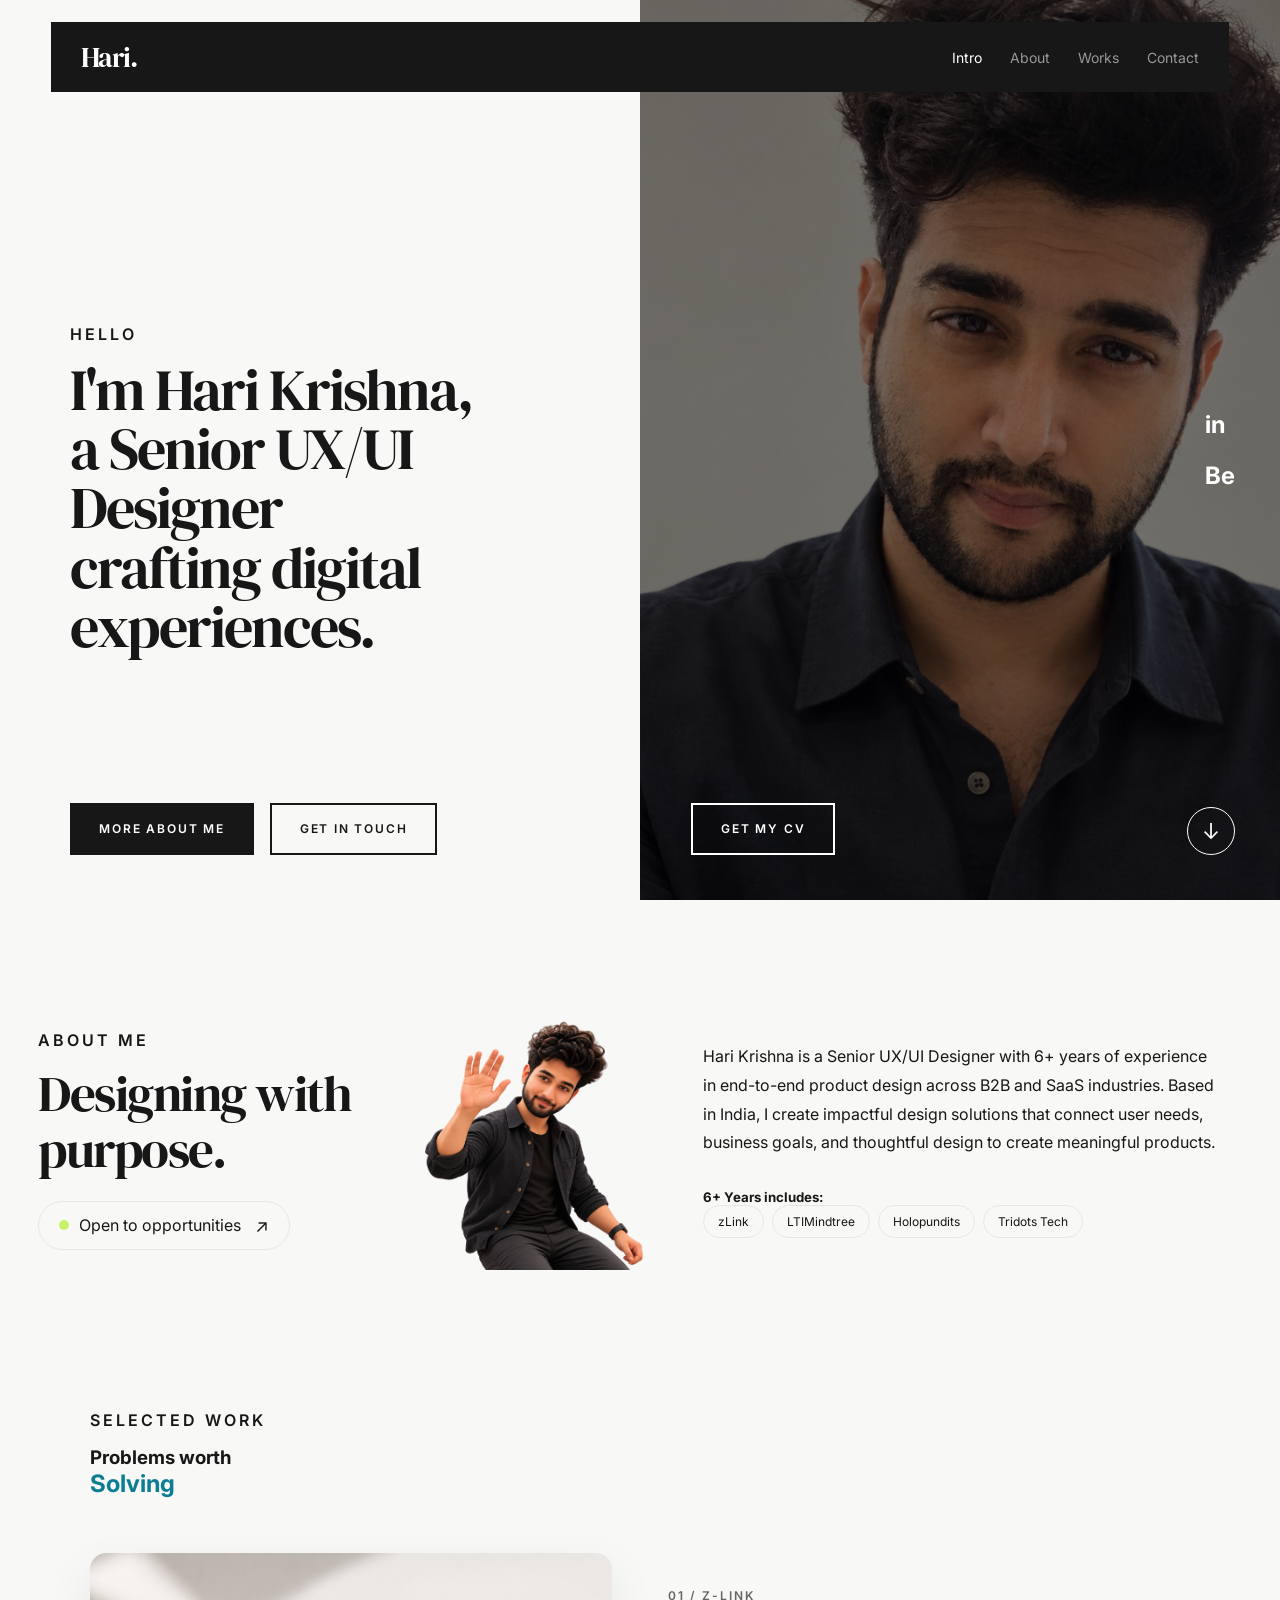
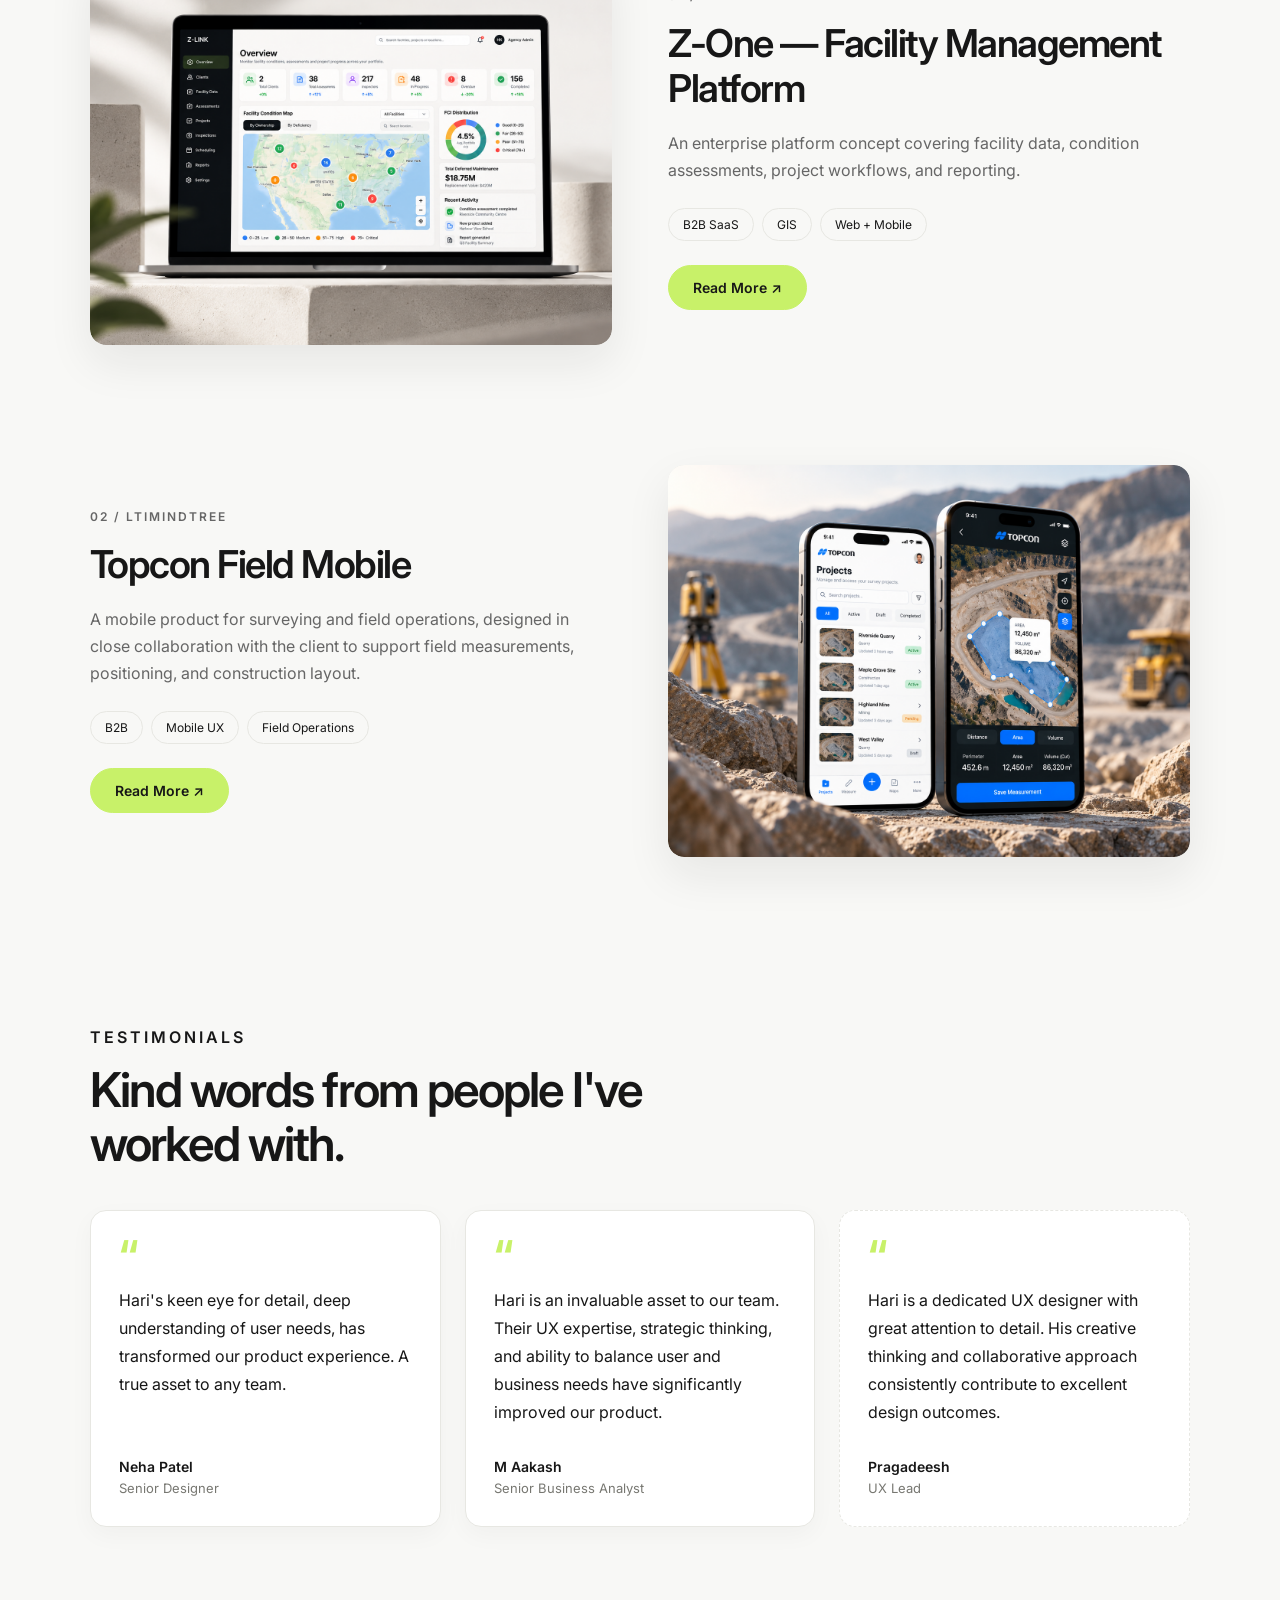
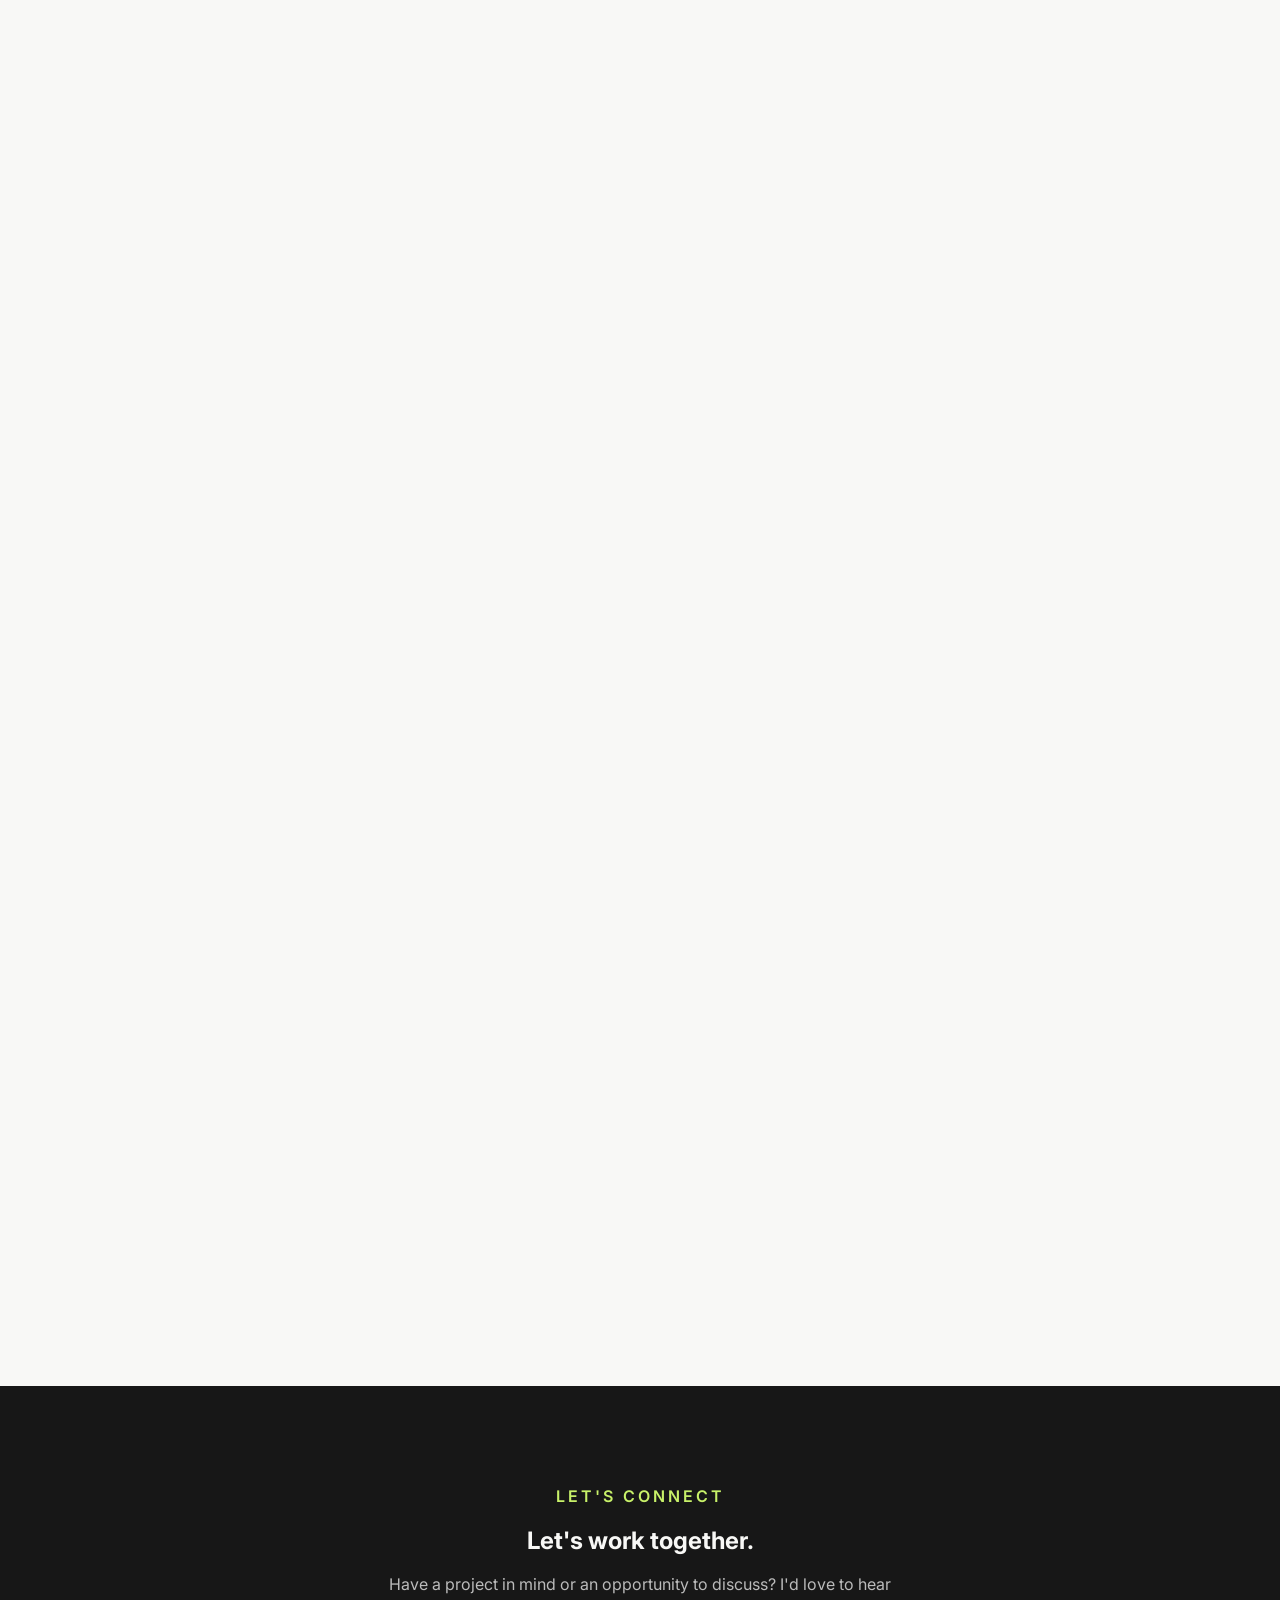
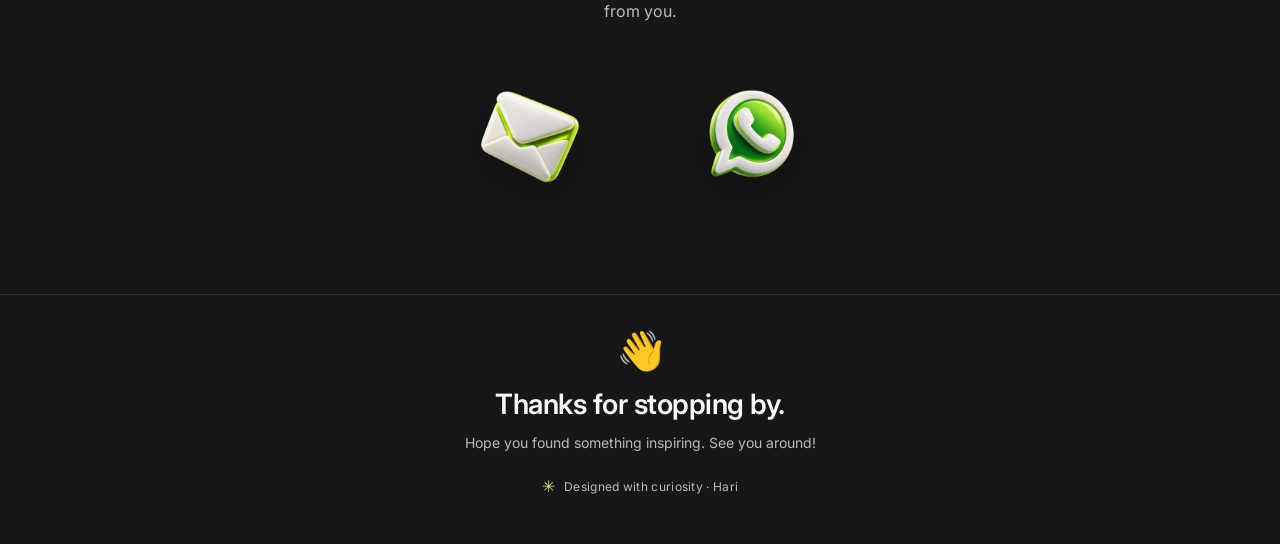
<file: index.html>
<!DOCTYPE html>
<html lang="en">
<head>
  <meta charset="UTF-8">
  <meta name="viewport" content="width=device-width, initial-scale=1.0">
  <meta name="description" content="Hari Krishna — Senior UX/UI Designer crafting thoughtful digital experiences.">
  <title>Hari Krishna | UX/UI Designer</title>
  <link rel="preconnect" href="https://fonts.googleapis.com">
  <link rel="preconnect" href="https://fonts.gstatic.com" crossorigin>
  <link href="https://fonts.googleapis.com/css2?family=DM+Serif+Display&family=Inter:wght@400;500;600;700&display=swap" rel="stylesheet">
  <link rel="stylesheet" href="style.css">
</head>
<body>

  <header class="site-header">
    <a href="#intro" class="logo">Hari.</a>

    <nav class="main-nav" aria-label="Main navigation">
      <a href="#intro" class="active">Intro</a>
      <a href="#about">About</a>
      <a href="#work">Works</a>
      <a href="#contact">Contact</a>
    </nav>
  </header>

  <main>
    <section class="hero" id="intro">

      <div class="hero-content">
        <p class="eyebrow">HELLO</p>

        <h1>
          I'm Hari Krishna,<br>
          a Senior UX/UI Designer<br>
          crafting digital experiences.
        </h1>

        <div class="hero-actions">
          <a href="#about" class="button button-dark">MORE ABOUT ME</a>
          <a href="#contact" class="button button-outline">GET IN TOUCH</a>
        </div>
      </div>

      <div class="hero-visual">
        <img
        src="Images/Hari.png"
          alt="Portrait of Hari Krishna"
          class="hero-image"
        >

   
        <a
          href="documents/Hari-Krishna-Resume.pdf"
          class="button button-light cv-button"
          download="Hari-Krishna-Resume.pdf">
          GET MY CV
        </a>


        <div class="social-links" aria-label="Social links">
            <a
              href="https://www.linkedin.com/in/harikrishna-myprofile"
              target="_blank"
              rel="noopener noreferrer"
              aria-label="LinkedIn"
              title="Visit my LinkedIn"
            >in</a>
          
            <a
              href="https://www.behance.net/hari_the_seeker"
              target="_blank"
              rel="noopener noreferrer"
              aria-label="Behance"
              title="Visit my Behance"
            >Be</a>
          </div>

        <a href="#about" class="scroll-indicator" aria-label="Scroll to About">
          ↓
        </a>
      </div>

    </section>



    <section class="content-section" id="about">
      <div class="about-inner">
    
        <!-- Left: Heading and availability -->
        <div class="about-heading">
          <p class="eyebrow">ABOUT ME</p>
    
          <h2>Designing with purpose.</h2>
    
          <a href="#contact" class="open-to-work-chip">
            <span class="open-to-work-dot"></span>
            <span>Open to opportunities</span>
            <span class="open-to-work-arrow">↗</span>
          </a>
        </div>
    
        <!-- Centre: Portrait and greeting -->
        <div class="about-visual">
          <img
            src="Images/hari-wave.png"
            alt="Hari waving hello"
            class="about-portrait"
          />
        </div>
    
        <!-- Right: About content -->
        <div class="about-content">
          <p class="about-description">
            Hari Krishna is a Senior UX/UI Designer with 6+ years
            of experience in end-to-end product design across B2B
            and SaaS industries. Based in India, I create impactful
            design solutions that connect user needs, business goals,
            and thoughtful design to create meaningful products.
          </p>
    
          <div class="about-experience">
            <h5>6+ Years includes:</h5>
    
            <div class="project-tags">
              <span>zLink</span>
              <span>LTIMindtree</span>
              <span>Holopundits</span>
              <span>Tridots Tech</span>
            </div>
          </div>
        </div>
    
      </div>
    </section>
      

    <section class="content-section work-section" id="work">
      <p class="eyebrow">SELECTED WORK</p>
      <p><h3>Problems worth </h3> <h2>Solving</h2></p>
    
      <article class="project-card">
        <div class="project-image">
          <img
            src="Images/Z-Link Facility Dashboard Mockup.png"
            alt="Reconstructed concept mockup of the Z-One facility management platform"
          >
        </div>
    
        <div class="project-info">
          <p class="project-label">01 / Z-LINK</p>
          <h3>Z-One — Facility Management Platform</h3>
          <p class="project-description">
            An enterprise platform concept covering facility data,
            condition assessments, project workflows, and reporting.
          </p>
    
          <div class="project-tags">
            <span>B2B SaaS</span>
            <span>GIS</span>
            <span>Web + Mobile</span>
          </div>
    

          <a href="z-one-case-study.html" class="case-study-btn">
            Read More ↗
          </a>
        </div>
      </article>

<!-- PROJECT 02: TOPCON -->
<article class="project-card project-card-reverse">

  <div class="project-info">
    <p class="project-label">02 / LTIMINDTREE</p>

    <h3>Topcon Field Mobile</h3>

    <p class="project-description">
      A mobile product for surveying and field operations,
      designed in close collaboration with the client to
      support field measurements, positioning, and construction layout.
    </p>

    <div class="project-tags">
      <span>B2B</span>
      <span>Mobile UX</span>
      <span>Field Operations</span>
    </div>

    <a href="topcon-case-study.html" class="case-study-btn" >
        Read More ↗
      </a>

  </div>

  <div class="project-image">
    <img
      src="Images/Topcon Quarry Measurement App Mockup.png"
      alt="Reconstructed concept mockup of a field surveying mobile app"
      loading="lazy"
    >
  </div>

</article>


<!-- PROJECT 03: AIRPORT TRUCK BAY 
<article class="project-card">

  <div class="project-image">

    <img
      src="Images/airport-truck-bay.png"
      alt="Airport truck bay app showing navigation, delivery confirmation, and OTP verification"
      loading="lazy"
    >

  </div>

  <div class="project-info">
    <p class="project-label">03 / AIRPORT OPERATIONS</p>

    <h3>Airport Truck Bay Management App</h3>

    <p class="project-description">
      Streamlining airport truck bay allocation and operations
      through a mobile experience designed to help reduce delays,
      improve coordination, and make bay availability easier to manage.
    </p>

    <div class="project-tags">
      <span>Mobile UX</span>
      <span>Operations</span>
      <span>Workflow Design</span>
    </div>

    <a href="airport-truck-bay-case-study.html" class="case-study-btn">
        Read More ↗
    </a>
  </div>

</article>-->

    </section>

    <!-- TESTIMONIALS SECTION -->
<section class="testimonials-section" id="testimonials">
  <div class="testimonials-inner">

    <p class="eyebrow">TESTIMONIALS</p>
    <h2>Kind words from people I've worked with.</h2>

    <div class="testimonials-grid">

      <!-- Testimonial 1 -->
      <article class="testimonial-card">
        <span class="testimonial-quote" aria-hidden="true">“</span>

        <p class="testimonial-text">
          Hari's keen eye for detail, deep understanding of user needs,
          has transformed our product experience. A true asset to any team.
        </p>

        <div class="testimonial-author">
          <div>
            <h3>Neha Patel</h3>
            <p>Senior Designer</p>
          </div>
        </div>
      </article>

      <!-- Testimonial 2 -->
      <article class="testimonial-card">
        <span class="testimonial-quote" aria-hidden="true">“</span>

        <p class="testimonial-text">
          Hari is an invaluable asset to our team. Their UX expertise,
          strategic thinking, and ability to balance user and business
          needs have significantly improved our product.
        </p>

        <div class="testimonial-author">
          <div>
            <h3>M Aakash</h3>
            <p>Senior Business Analyst</p>
          </div>
        </div>
      </article>

      <!-- Testimonial 3: Add your third testimonial here -->
      <article class="testimonial-card testimonial-placeholder">
        <span class="testimonial-quote" aria-hidden="true">“</span>
        <p class="testimonial-text">
          Hari is a dedicated UX designer with great attention to detail. 
          His creative thinking and collaborative approach consistently contribute 
          to excellent design outcomes.
        </p>
        <div class="testimonial-author">
          <div>
            <h3>Pragadeesh</h3>
            <p>UX Lead</p>
        </div>
      </article>

    </div>
  </div>
</section>


<!-- AFTER WORK SECTION 
<section class="after-work-section" id="after-work">
  <div class="after-work-reveal">
    <div class="after-work-content">
      <p class="eyebrow">AFTER WORK</p>

      <h2>Beyond pixels and prototypes.</h2>

      <p class="after-work-description">
        A little glimpse into what I enjoy beyond designing digital
        experiences.
      </p>
    </div>
  </div>
</section>
-->

<!-- AFTER WORK SECTION -->
<section class="after-work-section" id="after-work">
  <div class="after-work-reveal">
    <div class="after-work-content">

      <p class="eyebrow">BEYOND PIXELS AND PROTOTYPES</p>

      <h2>Curiosity doesn't clock out.</h2>

      <p class="after-work-description">
        The experiences that keep me exploring, creating,
        learning, and connecting.
      </p>

      <div class="after-work-grid">

        <article class="after-work-card">
          <div class="after-work-card-visual">
            <img
              src="Images/after-work-riding.jpg"
              alt="Motorcycle riding and exploring new places"
              loading="lazy"
            >
          </div>
          <div class="after-work-card-info">
            <h3>Explore</h3>
            <p>Riding · Travel · Photography</p>
          </div>
        </article>

        <article class="after-work-card">
          <div class="after-work-card-visual">
            <img
              src="Images/after-work-create.jpg"
              alt="Sketching and creative exploration"
              loading="lazy"
            >

          </div>
          <div class="after-work-card-info">
            <h3>Create</h3>
            <p>Sketching · Dancing</p>
          </div>
        </article>

        <article class="after-work-card">
          <div class="after-work-card-visual">
            <img
              src="Images/after-work-rescue.jpg"
              alt="Helping animals through rescue and volunteering"
              loading="lazy"
            >

          </div>
          <div class="after-work-card-info">
            <h3>Give back</h3>
            <p>Animal Rescue · Volunteering</p>
          </div>
        </article>

        <article class="after-work-card">
          <div class="after-work-card-visual">
            <img
              src="Images/after-work-community.jpg"
              alt="Designers learning and connecting at a meetup"
              loading="lazy"
            >

          </div>
          <div class="after-work-card-info">
            <h3>Keep learning</h3>
            <p>Design Meetups · Upskilling</p>
          </div>
        </article>

      </div>

      <p class="after-work-closing">
        Different experiences. One curious mind. <span>↗</span>
      </p>

    </div>
  </div>
</section>


<section class="content-section contact-section" id="contact">
  <p class="eyebrow">LET'S CONNECT</p>
  <h2>Let's work together.</h2>
  <p class="contact-description">
    Have a project in mind or an opportunity to discuss?
    I'd love to hear from you.
  </p>

  <div class="contact-icons">
    <a
      href="mailto:uxbeing95@gmail.com"
      class="contact-icon contact-icon-email"
      aria-label="Email me"
      title="Email me"
    >
      <img src="Images/icon-email-3d.png" alt="" />
    </a>

    <a
      href="https://wa.me/919500354209"
      class="contact-icon contact-icon-whatsapp"
      target="_blank"
      rel="noopener noreferrer"
      aria-label="Message me on WhatsApp"
      title="WhatsApp me"
    >
      <img src="Images/icon-whatsapp-3d.png" alt="" />
    </a>
  </div>
</section>


<!-- THANK YOU FOOTER -->
<footer class="thank-you-footer">
  <div class="thank-you-gesture" aria-hidden="true">👋</div>

  <p class="thank-you-title">Thanks for stopping by.</p>

  <p class="thank-you-description">
    Hope you found something inspiring. See you around!
  </p>

  <div class="thank-you-signature">
    <span class="thank-you-sparkle">✳</span>
    <span>Designed with curiosity · Hari</span>
  </div>
</footer>
  </main>

  <script src="script.js"></script>
</body>
</html>
</file>
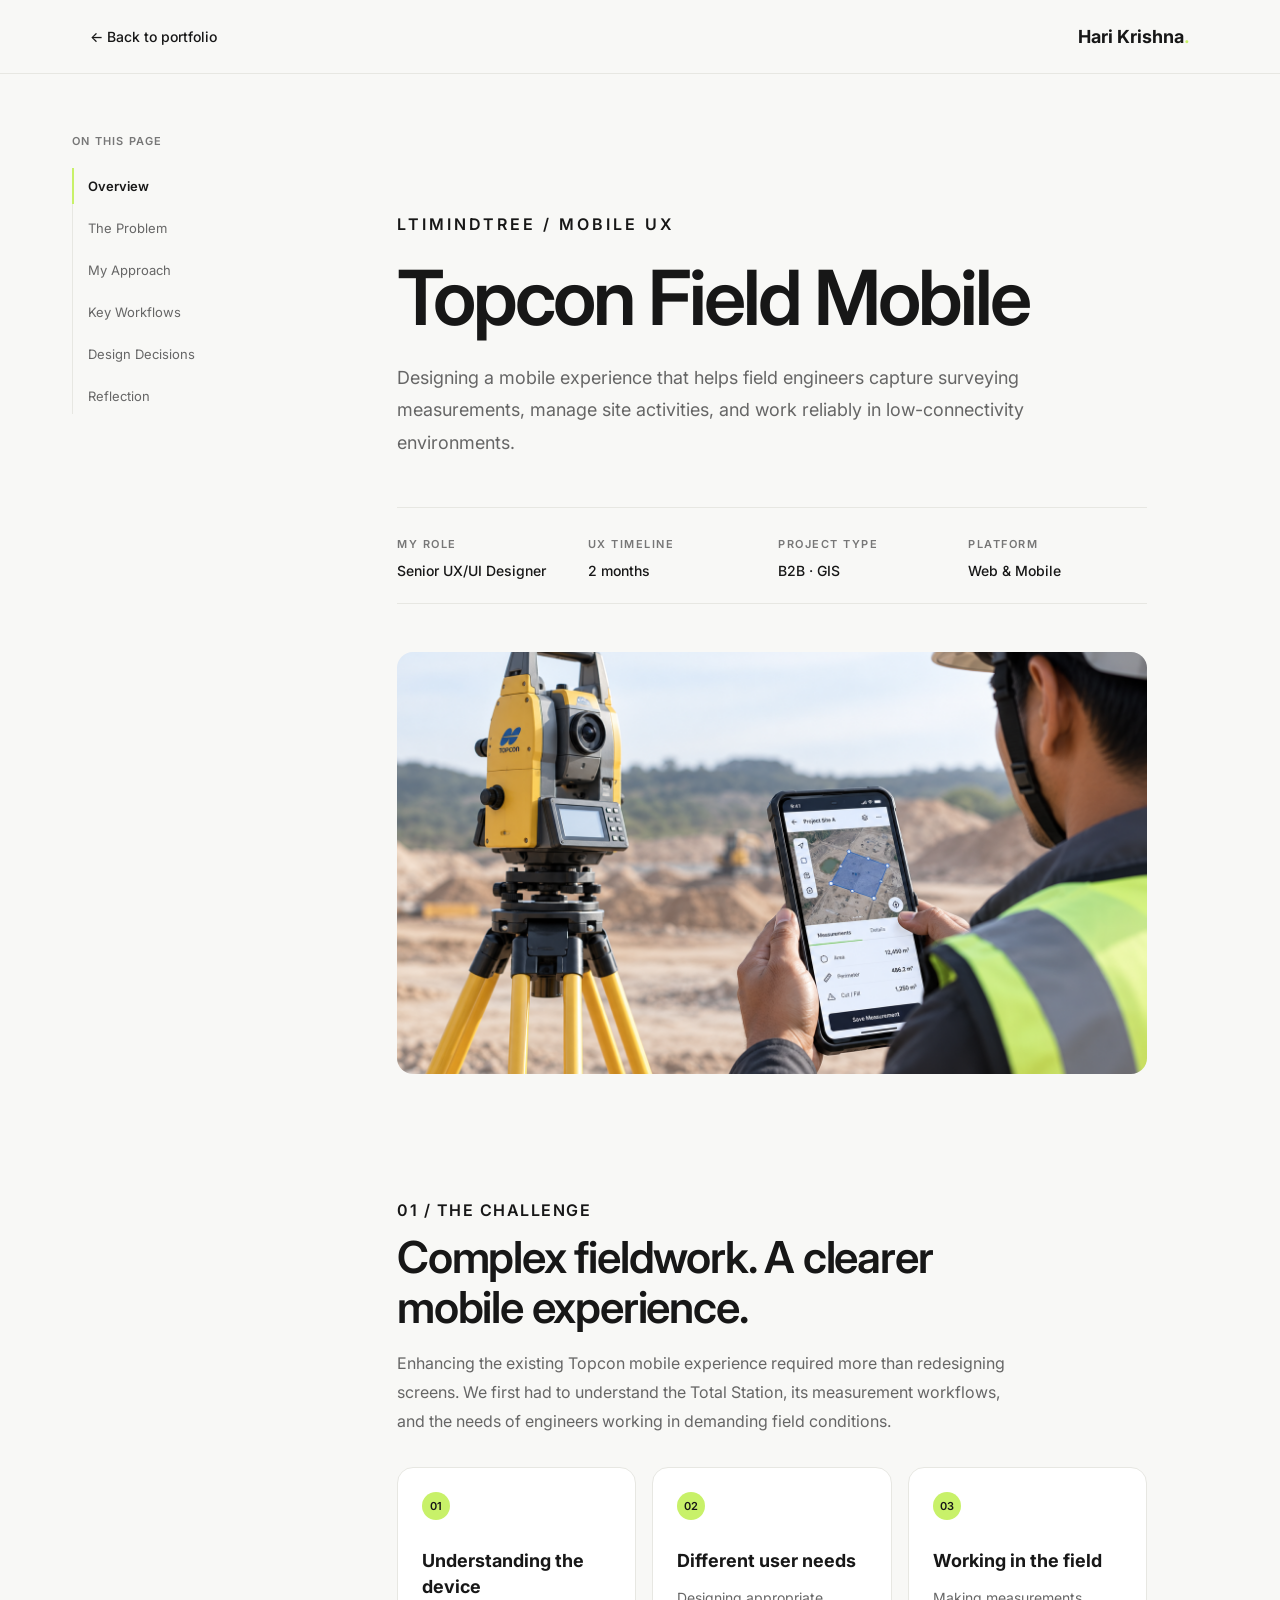
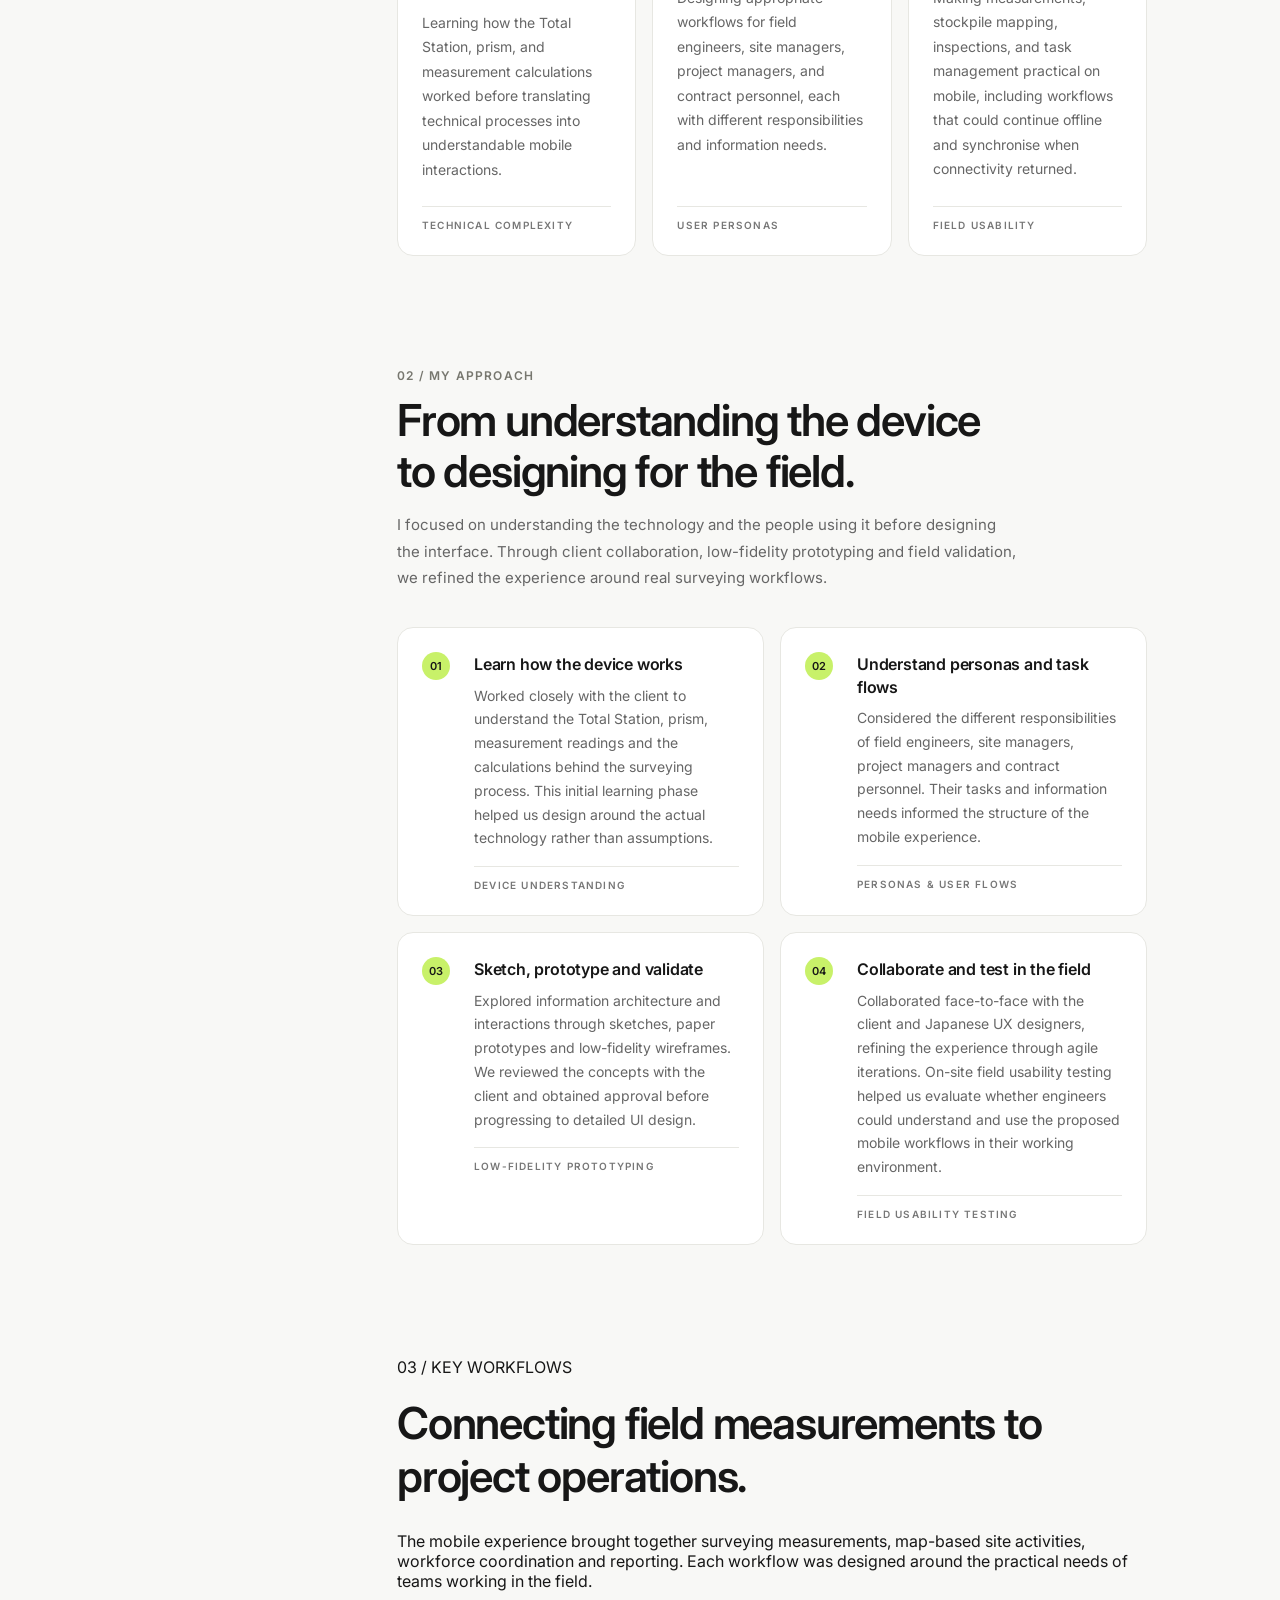
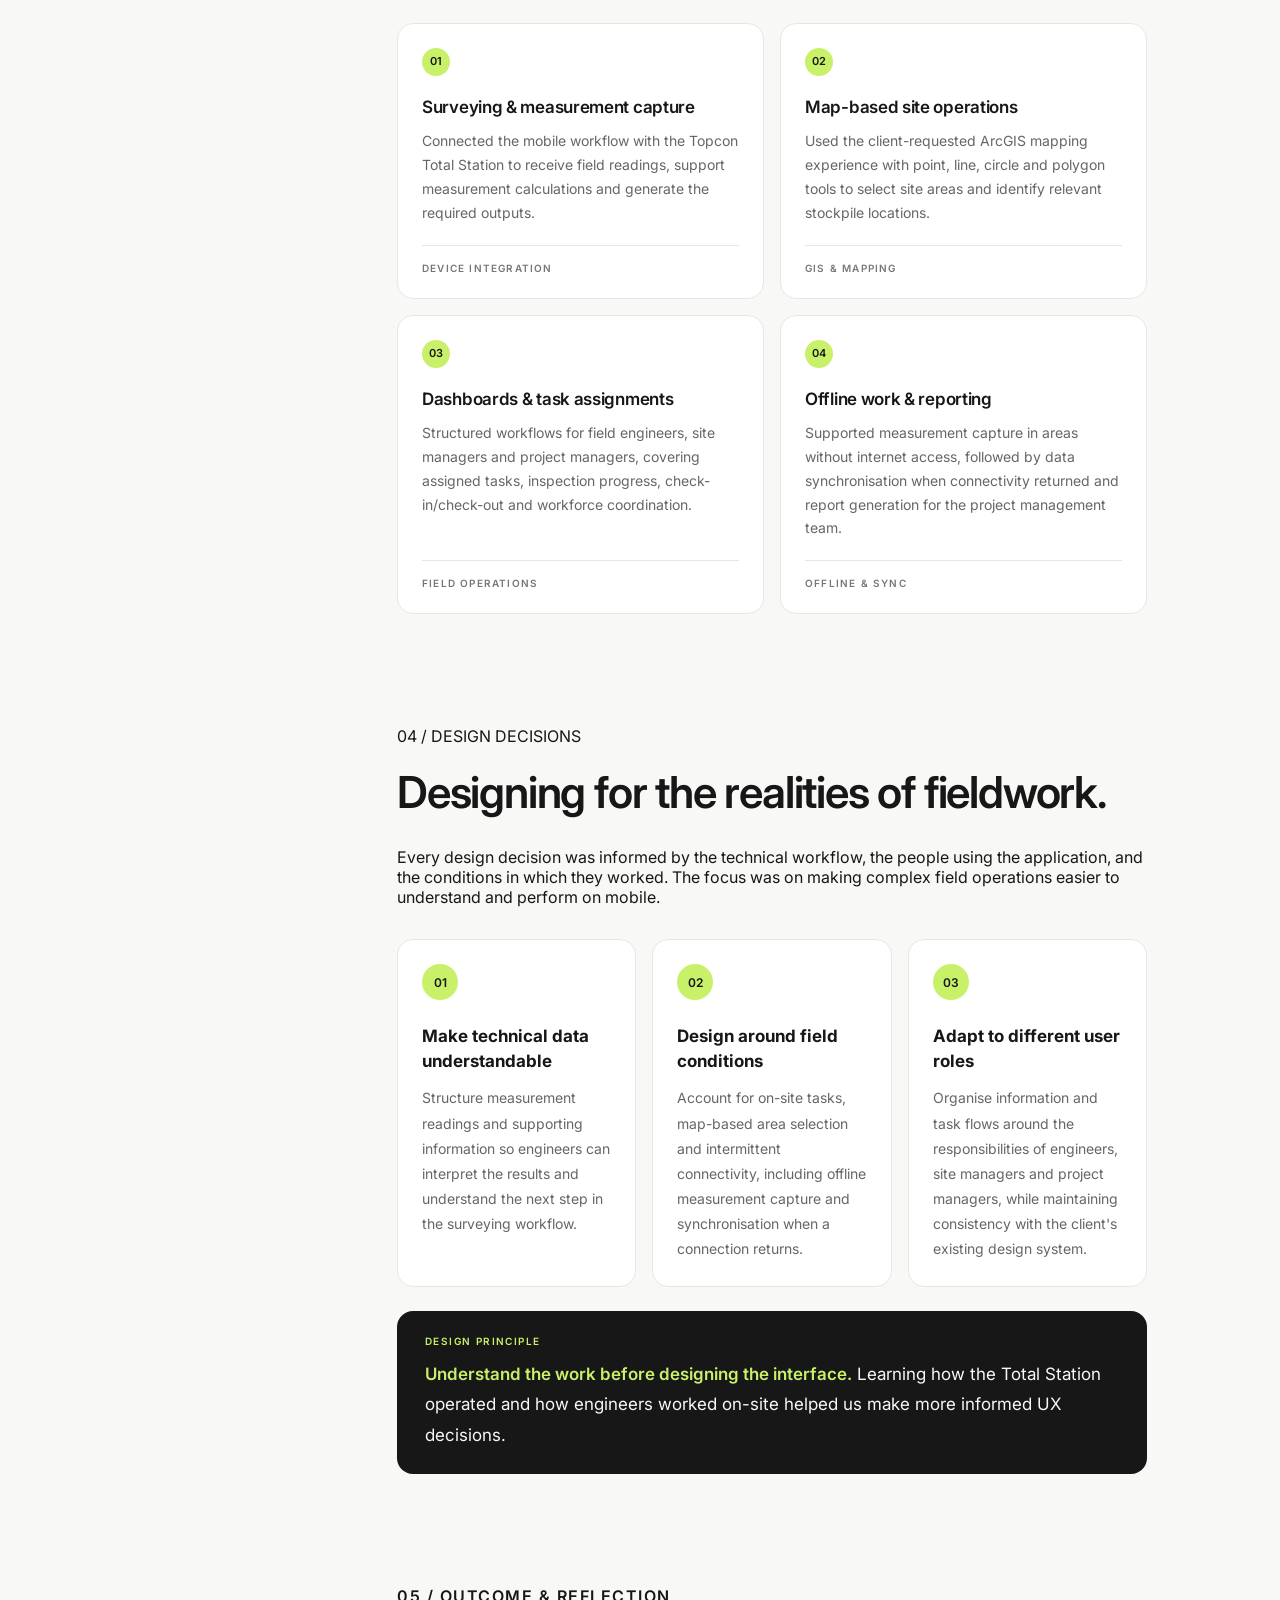
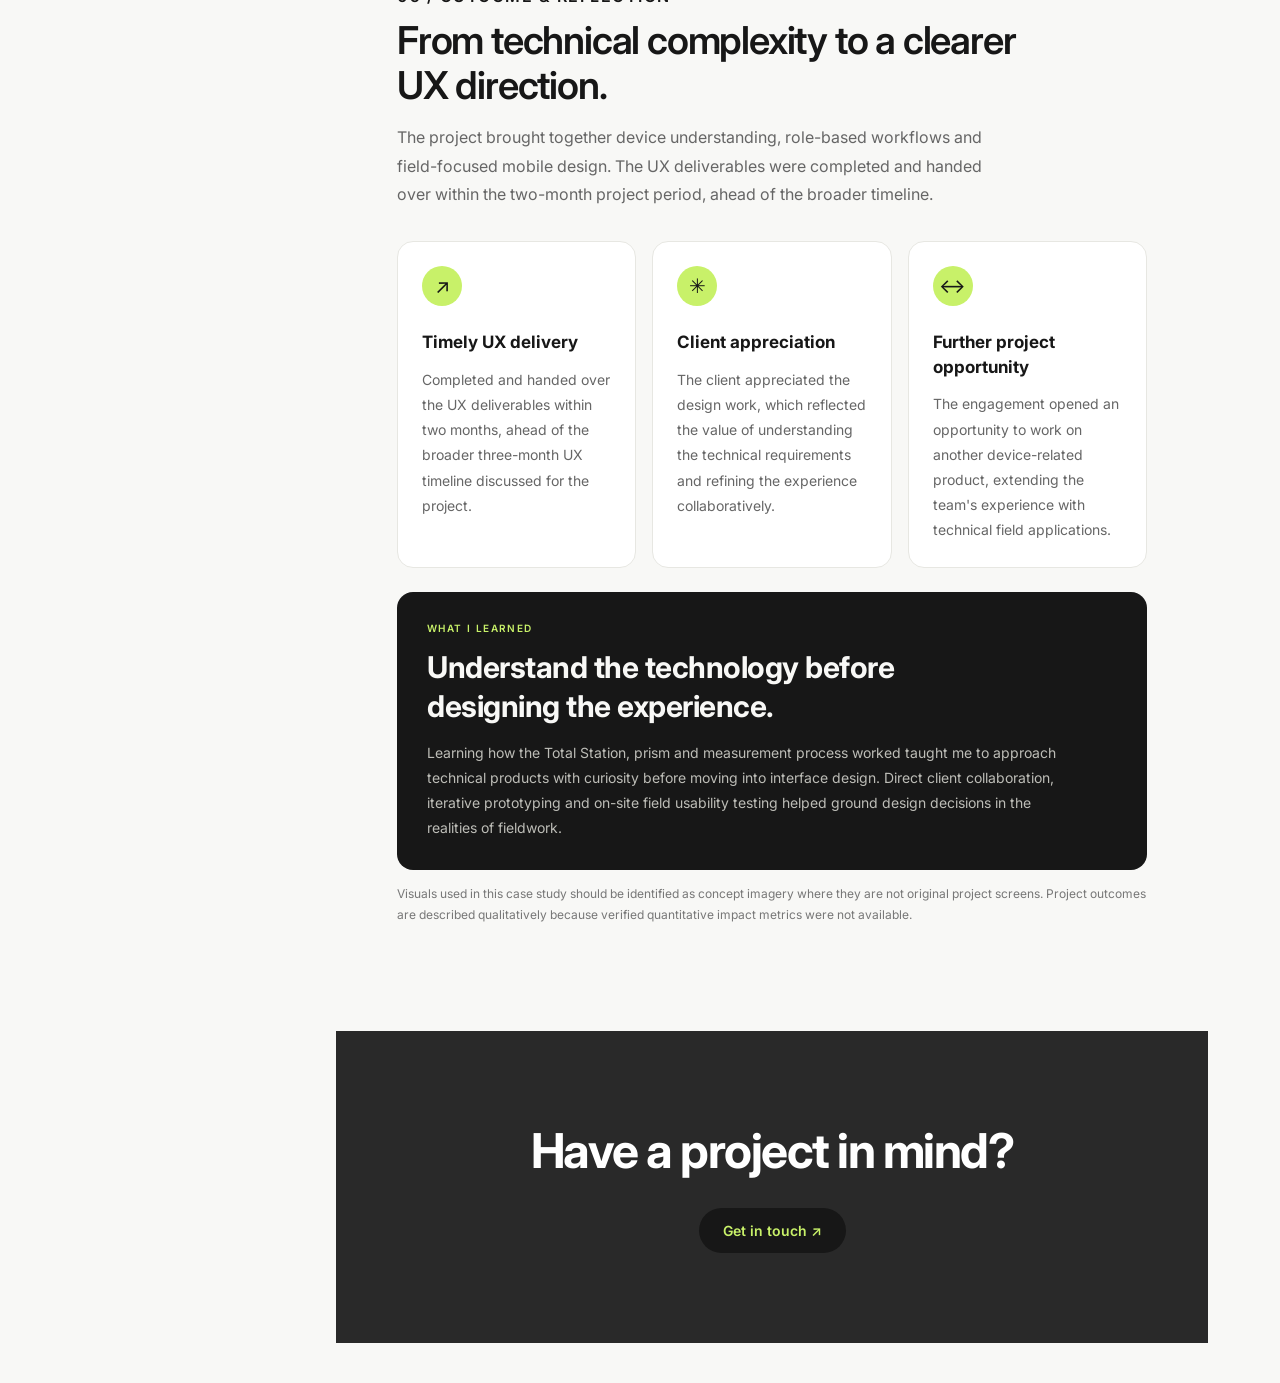
<file: topcon-case-study.html>
<!DOCTYPE html>
<html lang="en">
<head>
  <meta charset="UTF-8">
  <meta name="viewport" content="width=device-width, initial-scale=1.0">

  <title>Topcon Field Mobile — UX Case Study | Hari Krishna</title>
  <meta name="description" content="A UX/UI design case study exploring mobile experience design for Topcon Field Mobile.">

  <link rel="preconnect" href="https://fonts.googleapis.com">
  <link rel="preconnect" href="https://fonts.gstatic.com" crossorigin>
  <link href="https://fonts.googleapis.com/css2?family=Inter:wght@400;500;600;700&display=swap" rel="stylesheet">

  <link rel="stylesheet" href="style.css">
</head>

<body class="case-study-page">

  <header class="case-study-header">
    <a href="index.html" class="case-study-back">← Back to portfolio</a>
    <a href="index.html" class="case-study-brand">Hari Krishna<span>.</span></a>
  </header>

  <div class="case-study-layout">

    <aside class="case-study-sidebar">
      <p class="case-study-sidebar-title">ON THIS PAGE</p>

      <nav class="case-study-toc" aria-label="Case study sections">
        <a href="#overview" class="toc-link active">Overview</a>
        <a href="#challenge" class="toc-link">The Problem</a>
        <a href="#approach" class="toc-link">My Approach</a>
        <a href="#workflows" class="toc-link">Key Workflows</a>
        <a href="#design-decisions" class="toc-link">Design Decisions</a>
        <a href="#outcome" class="toc-link">Reflection</a>
      </nav>
    </aside>

    <main class="case-study-content">

      <!-- HERO -->
      <section class="case-study-hero" id="overview">
        <p class="eyebrow">LTIMINDTREE / MOBILE UX</p>


        <h1>Topcon Field Mobile</h1>

        <p class="case-study-intro">
          Designing a mobile experience that helps field engineers
          capture surveying measurements, manage site activities,
          and work reliably in low-connectivity environments.
        </p>
        


        <div class="case-study-meta">
            <div>
              <span>MY ROLE</span>
              <p>Senior UX/UI Designer</p>
            </div>
          
            <div>
              <span>UX TIMELINE</span>
              <p>2 months</p>
            </div>
          
            <div>
              <span>PROJECT TYPE</span>
              <p>B2B · GIS</p>
            </div>

            <div>
                <span>PLATFORM</span>
                <p>Web & Mobile</p>
            </div>
          </div>
          

        <figure class="case-study-hero-image">
          <img
            src="Images/topcon-field-hero.png"
            alt="Concept visual representing a mobile field application"
          >
          <figcaption>
            Concept visual for portfolio presentation, not a verified product screenshot.
          </figcaption>
        </figure>
      </section>


<!-- 01 / THE CHALLENGE -->
<section class="case-study-section problem-section" id="challenge">
    <div class="section-heading">
      <p class="section-eyebrow">01 / THE CHALLENGE</p>
      <h2>Complex fieldwork. A clearer mobile experience.</h2>
      <p class="section-intro">
        Enhancing the existing Topcon mobile experience required more than
        redesigning screens. We first had to understand the Total Station,
        its measurement workflows, and the needs of engineers working
        in demanding field conditions.
      </p>
    </div>
  
    <div class="problem-grid">
      <article class="problem-card">
        <span class="problem-number">01</span>
        <h3>Understanding the device</h3>
        <p>
          Learning how the Total Station, prism, and measurement calculations
          worked before translating technical processes into understandable
          mobile interactions.
        </p>
        <span class="problem-tag">TECHNICAL COMPLEXITY</span>
      </article>
  
      <article class="problem-card">
        <span class="problem-number">02</span>
        <h3>Different user needs</h3>
        <p>
          Designing appropriate workflows for field engineers, site managers,
          project managers, and contract personnel, each with different
          responsibilities and information needs.
        </p>
        <span class="problem-tag">USER PERSONAS</span>
      </article>
  
      <article class="problem-card">
        <span class="problem-number">03</span>
        <h3>Working in the field</h3>
        <p>
          Making measurements, stockpile mapping, inspections, and task
          management practical on mobile, including workflows that could
          continue offline and synchronise when connectivity returned.
        </p>
        <span class="problem-tag">FIELD USABILITY</span>
      </article>
    </div>
  </section>
  

<!-- 02 / MY APPROACH -->
<section class="case-study-section" id="approach">
    <div class="section-heading">
      <p class="section-eyebrow">02 / MY APPROACH</p>
      <h2>From understanding the device to designing for the field.</h2>
      <p class="section-intro">
        I focused on understanding the technology and the people using it
        before designing the interface. Through client collaboration,
        low-fidelity prototyping and field validation, we refined the
        experience around real surveying workflows.
      </p>
    </div>
  
    <div class="approach-timeline">
      <article class="approach-step">
        <span class="approach-number">01</span>
        <div>
          <h3>Learn how the device works</h3>
          <p>
            Worked closely with the client to understand the Total Station,
            prism, measurement readings and the calculations behind the
            surveying process. This initial learning phase helped us design
            around the actual technology rather than assumptions.
          </p>
          <span class="problem-tag">DEVICE UNDERSTANDING</span>
        </div>
      </article>
  
      <article class="approach-step">
        <span class="approach-number">02</span>
        <div>
          <h3>Understand personas and task flows</h3>
          <p>
            Considered the different responsibilities of field engineers,
            site managers, project managers and contract personnel.
            Their tasks and information needs informed the structure of
            the mobile experience.
          </p>
          <span class="problem-tag">PERSONAS & USER FLOWS</span>
        </div>
      </article>
  
      <article class="approach-step">
        <span class="approach-number">03</span>
        <div>
          <h3>Sketch, prototype and validate</h3>
          <p>
            Explored information architecture and interactions through
            sketches, paper prototypes and low-fidelity wireframes.
            We reviewed the concepts with the client and obtained
            approval before progressing to detailed UI design.
          </p>
          <span class="problem-tag">LOW-FIDELITY PROTOTYPING</span>
        </div>
      </article>
  
      <article class="approach-step">
        <span class="approach-number">04</span>
        <div>
          <h3>Collaborate and test in the field</h3>
          <p>
            Collaborated face-to-face with the client and Japanese UX
            designers, refining the experience through agile iterations.
            On-site field usability testing helped us evaluate whether
            engineers could understand and use the proposed mobile
            workflows in their working environment.
          </p>
          <span class="problem-tag">FIELD USABILITY TESTING</span>
        </div>
      </article>
    </div>
  </section>
  


<!-- 03 / KEY WORKFLOWS -->
<section class="case-study-section" id="workflows">
  <div class="section-heading">
    <p class="section-eyebrow">03 / KEY WORKFLOWS</p>
    <h2>Connecting field measurements to project operations.</h2>
    <p class="section-intro">
      The mobile experience brought together surveying measurements,
      map-based site activities, workforce coordination and reporting.
      Each workflow was designed around the practical needs of teams
      working in the field.
    </p>
  </div>

  <div class="module-grid">
    <article class="module-card">
      <span class="module-number">01</span>
      <h3>Surveying & measurement capture</h3>
      <p>
        Connected the mobile workflow with the Topcon Total Station
        to receive field readings, support measurement calculations
        and generate the required outputs.
      </p>
      <span class="problem-tag">DEVICE INTEGRATION</span>
    </article>

    <article class="module-card">
      <span class="module-number">02</span>
      <h3>Map-based site operations</h3>
      <p>
        Used the client-requested ArcGIS mapping experience with point,
        line, circle and polygon tools to select site areas and identify
        relevant stockpile locations.
      </p>
      <span class="problem-tag">GIS & MAPPING</span>
    </article>

    <article class="module-card">
      <span class="module-number">03</span>
      <h3>Dashboards & task assignments</h3>
      <p>
        Structured workflows for field engineers, site managers and
        project managers, covering assigned tasks, inspection progress,
        check-in/check-out and workforce coordination.
      </p>
      <span class="problem-tag">FIELD OPERATIONS</span>
    </article>

    <article class="module-card">
      <span class="module-number">04</span>
      <h3>Offline work & reporting</h3>
      <p>
        Supported measurement capture in areas without internet access,
        followed by data synchronisation when connectivity returned
        and report generation for the project management team.
      </p>
      <span class="problem-tag">OFFLINE & SYNC</span>
    </article>
  </div>
</section>



<!-- 04 / DESIGN DECISIONS -->
<section class="case-study-section" id="design-decisions">
  <div class="section-heading">
    <p class="section-eyebrow">04 / DESIGN DECISIONS</p>
    <h2>Designing for the realities of fieldwork.</h2>
    <p class="section-intro">
      Every design decision was informed by the technical workflow,
      the people using the application, and the conditions in which
      they worked. The focus was on making complex field operations
      easier to understand and perform on mobile.
    </p>
  </div>

  <div class="design-system-grid">
    <article class="design-system-card">
      <span class="design-system-number">01</span>
      <h3>Make technical data understandable</h3>
      <p>
        Structure measurement readings and supporting information
        so engineers can interpret the results and understand the
        next step in the surveying workflow.
      </p>
    </article>

    <article class="design-system-card">
      <span class="design-system-number">02</span>
      <h3>Design around field conditions</h3>
      <p>
        Account for on-site tasks, map-based area selection and
        intermittent connectivity, including offline measurement
        capture and synchronisation when a connection returns.
      </p>
    </article>

    <article class="design-system-card">
      <span class="design-system-number">03</span>
      <h3>Adapt to different user roles</h3>
      <p>
        Organise information and task flows around the responsibilities
        of engineers, site managers and project managers, while
        maintaining consistency with the client's existing design system.
      </p>
    </article>
  </div>

  <div class="design-system-takeaway">
    <span class="takeaway-label">DESIGN PRINCIPLE</span>
    <p>
      <strong>Understand the work before designing the interface.</strong>
      Learning how the Total Station operated and how engineers
      worked on-site helped us make more informed UX decisions.
    </p>
  </div>
</section>



<!-- 05 / OUTCOME & REFLECTION -->
<section class="case-study-section impact-section" id="outcome">
  <div class="section-heading">
    <p class="section-eyebrow">05 / OUTCOME & REFLECTION</p>
    <h2>From technical complexity to a clearer UX direction.</h2>
    <p class="section-intro">
      The project brought together device understanding, role-based
      workflows and field-focused mobile design. The UX deliverables
      were completed and handed over within the two-month project
      period, ahead of the broader timeline.
    </p>
  </div>

  <div class="impact-grid">
    <article class="impact-card">
      <span class="impact-symbol">↗</span>
      <h3>Timely UX delivery</h3>
      <p>
        Completed and handed over the UX deliverables within two months,
        ahead of the broader three-month UX timeline discussed for
        the project.
      </p>
    </article>

    <article class="impact-card">
      <span class="impact-symbol">✳</span>
      <h3>Client appreciation</h3>
      <p>
        The client appreciated the design work, which reflected the
        value of understanding the technical requirements and refining
        the experience collaboratively.
      </p>
    </article>

    <article class="impact-card">
      <span class="impact-symbol">↔</span>
      <h3>Further project opportunity</h3>
      <p>
        The engagement opened an opportunity to work on another
        device-related product, extending the team's experience
        with technical field applications.
      </p>
    </article>
  </div>

  <div class="impact-reflection">
    <p class="reflection-label">WHAT I LEARNED</p>
    <h3>Understand the technology before designing the experience.</h3>
    <p>
      Learning how the Total Station, prism and measurement process
      worked taught me to approach technical products with curiosity
      before moving into interface design. Direct client collaboration,
      iterative prototyping and on-site field usability testing helped
      ground design decisions in the realities of fieldwork.
    </p>
  </div>

  <p class="concept-disclaimer">
    Visuals used in this case study should be identified as concept
    imagery where they are not original project screens. Project
    outcomes are described qualitatively because verified quantitative
    impact metrics were not available.
  </p>
</section>


      <!-- FOOTER -->
      <section class="case-study-footer">
        <h2>Have a project in mind?</h2>
        <a href="index.html#contact" class="case-study-cta">
          Get in touch ↗
        </a>
      </section>

    </main>
  </div>

  <script src="script.js"></script>
</body>
</html>
</file>
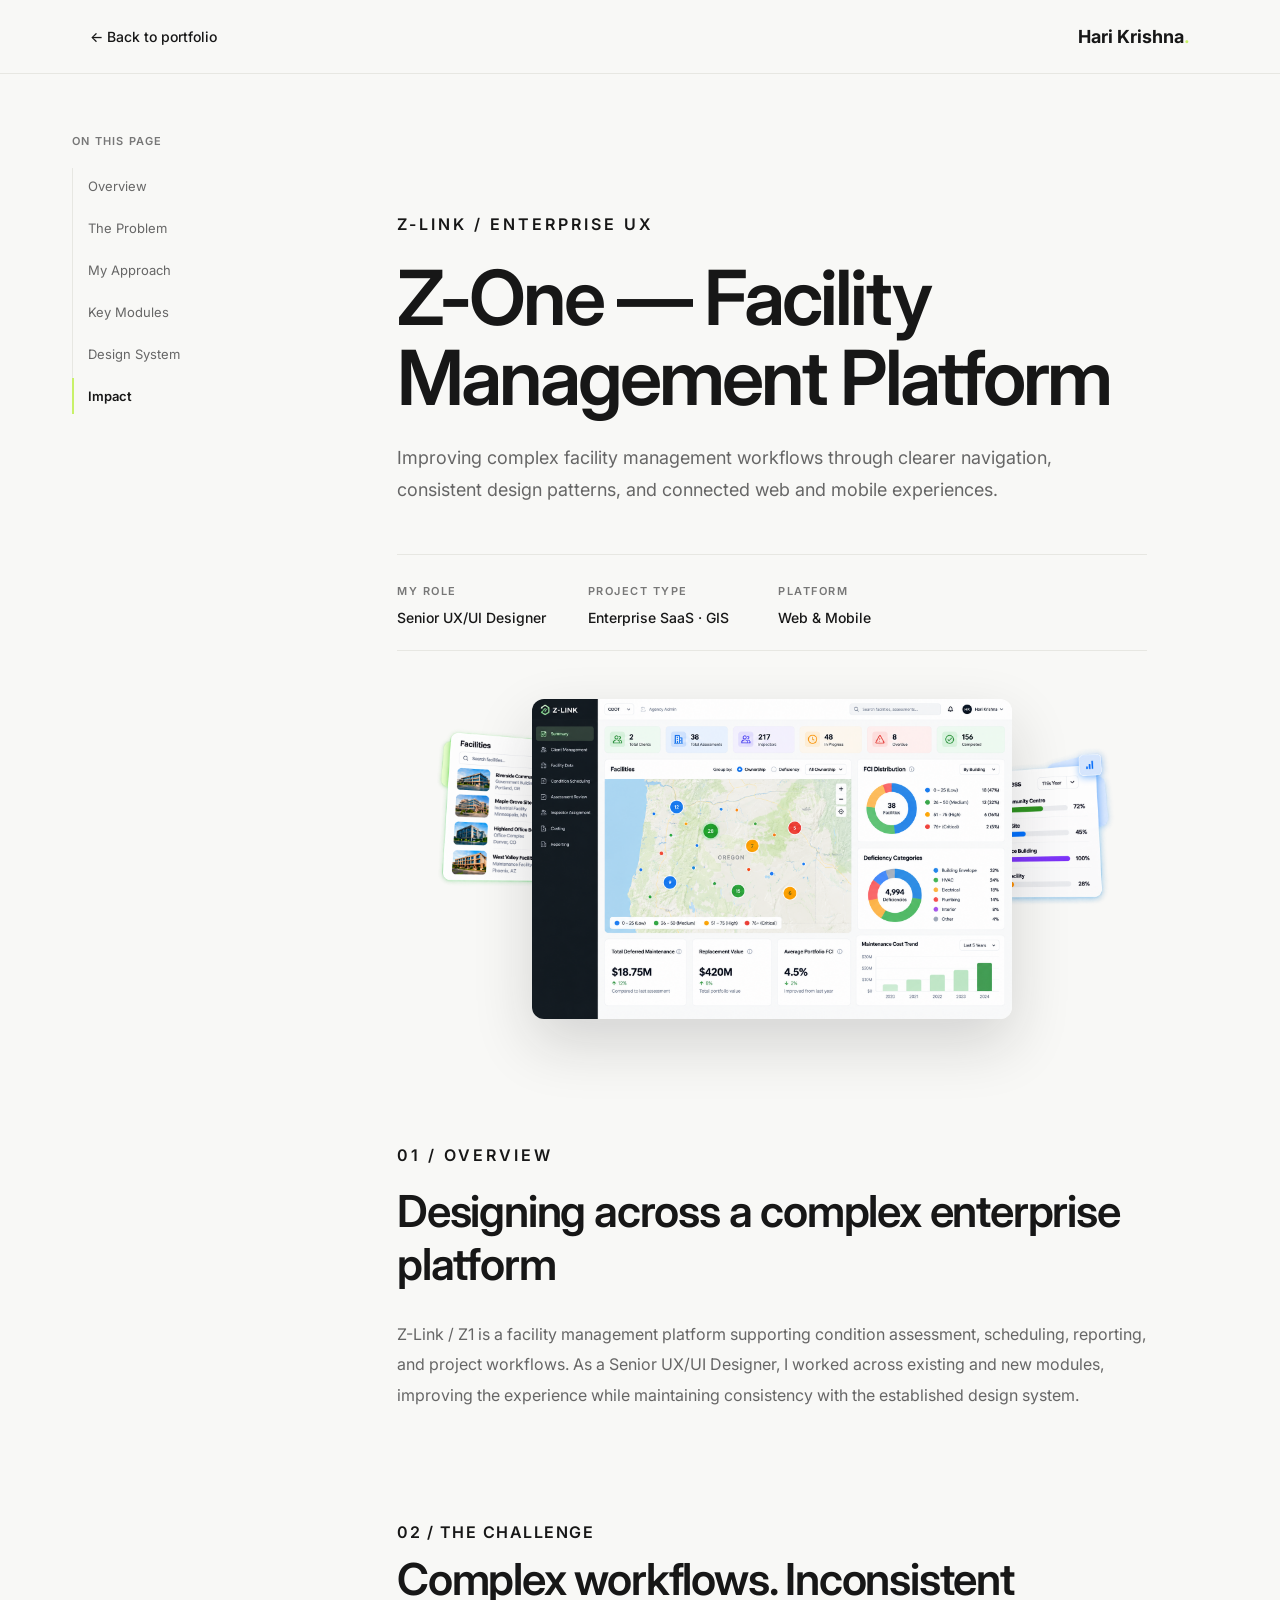
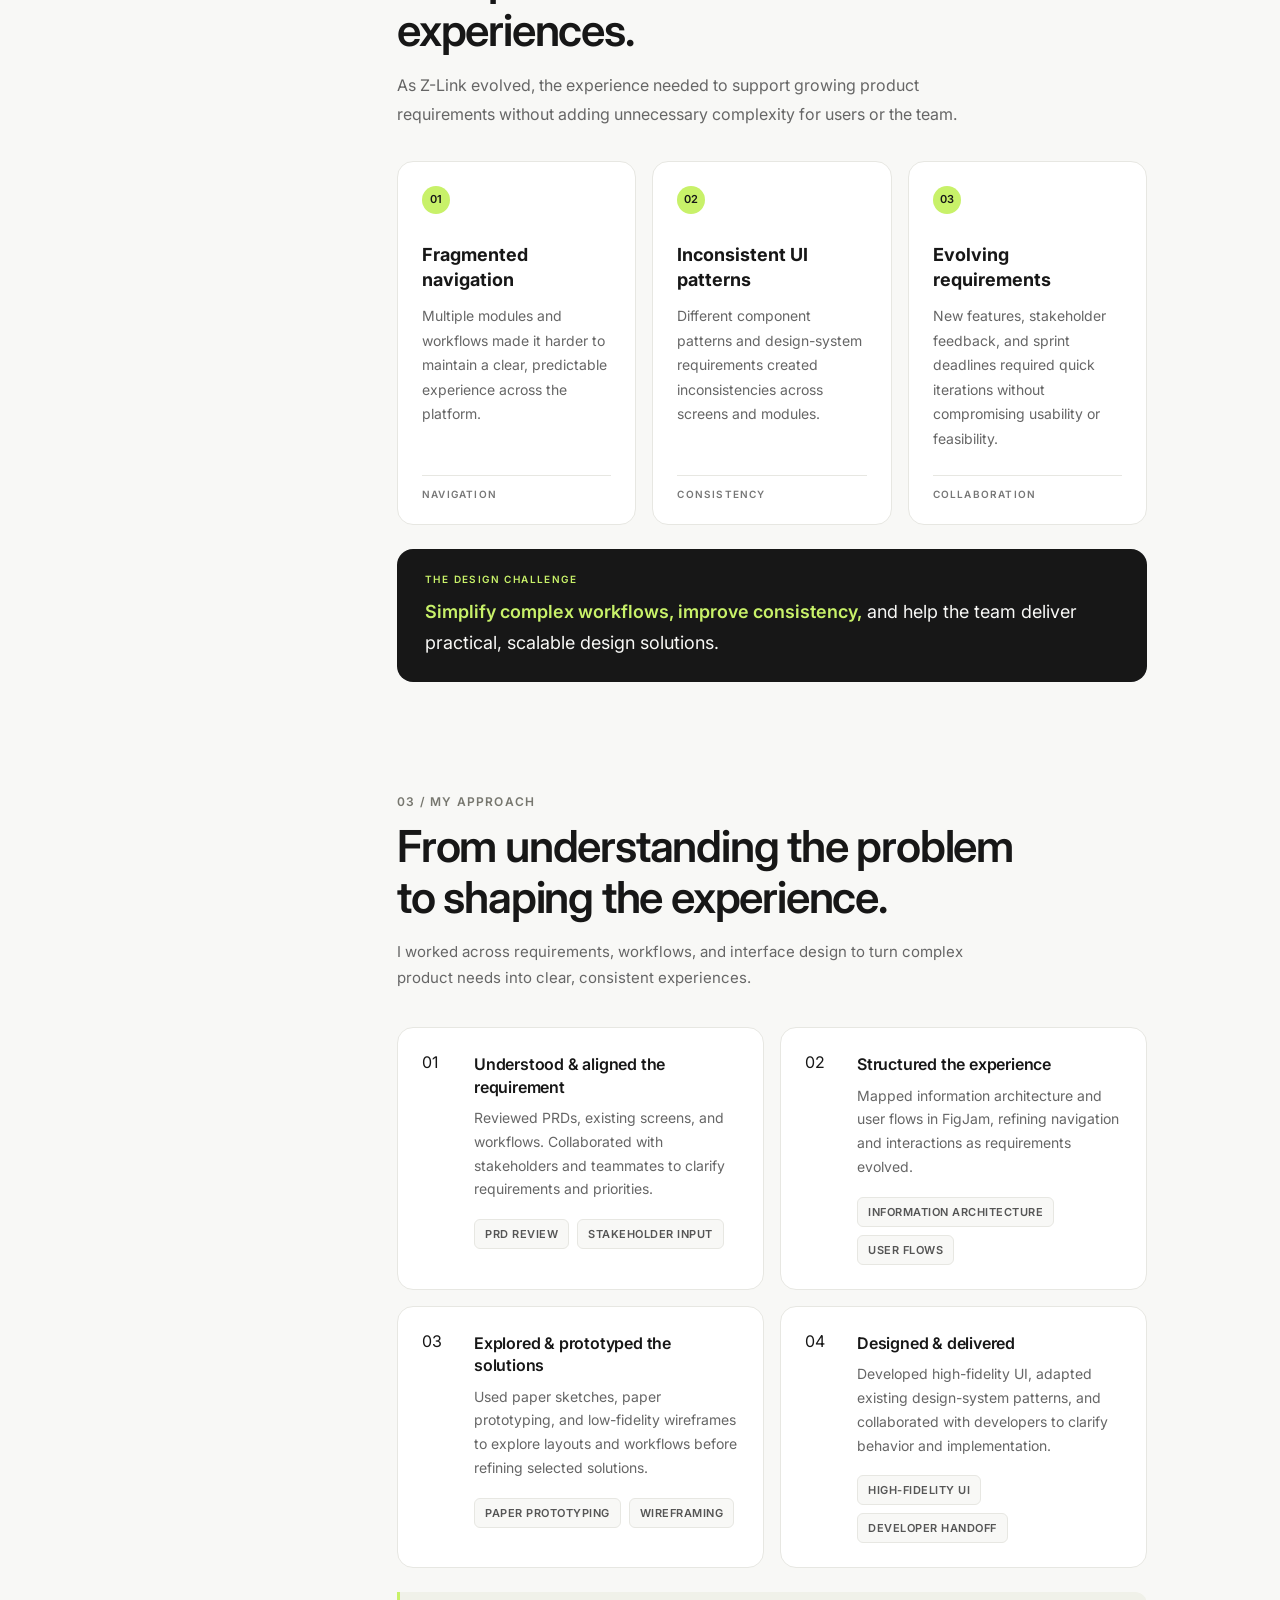
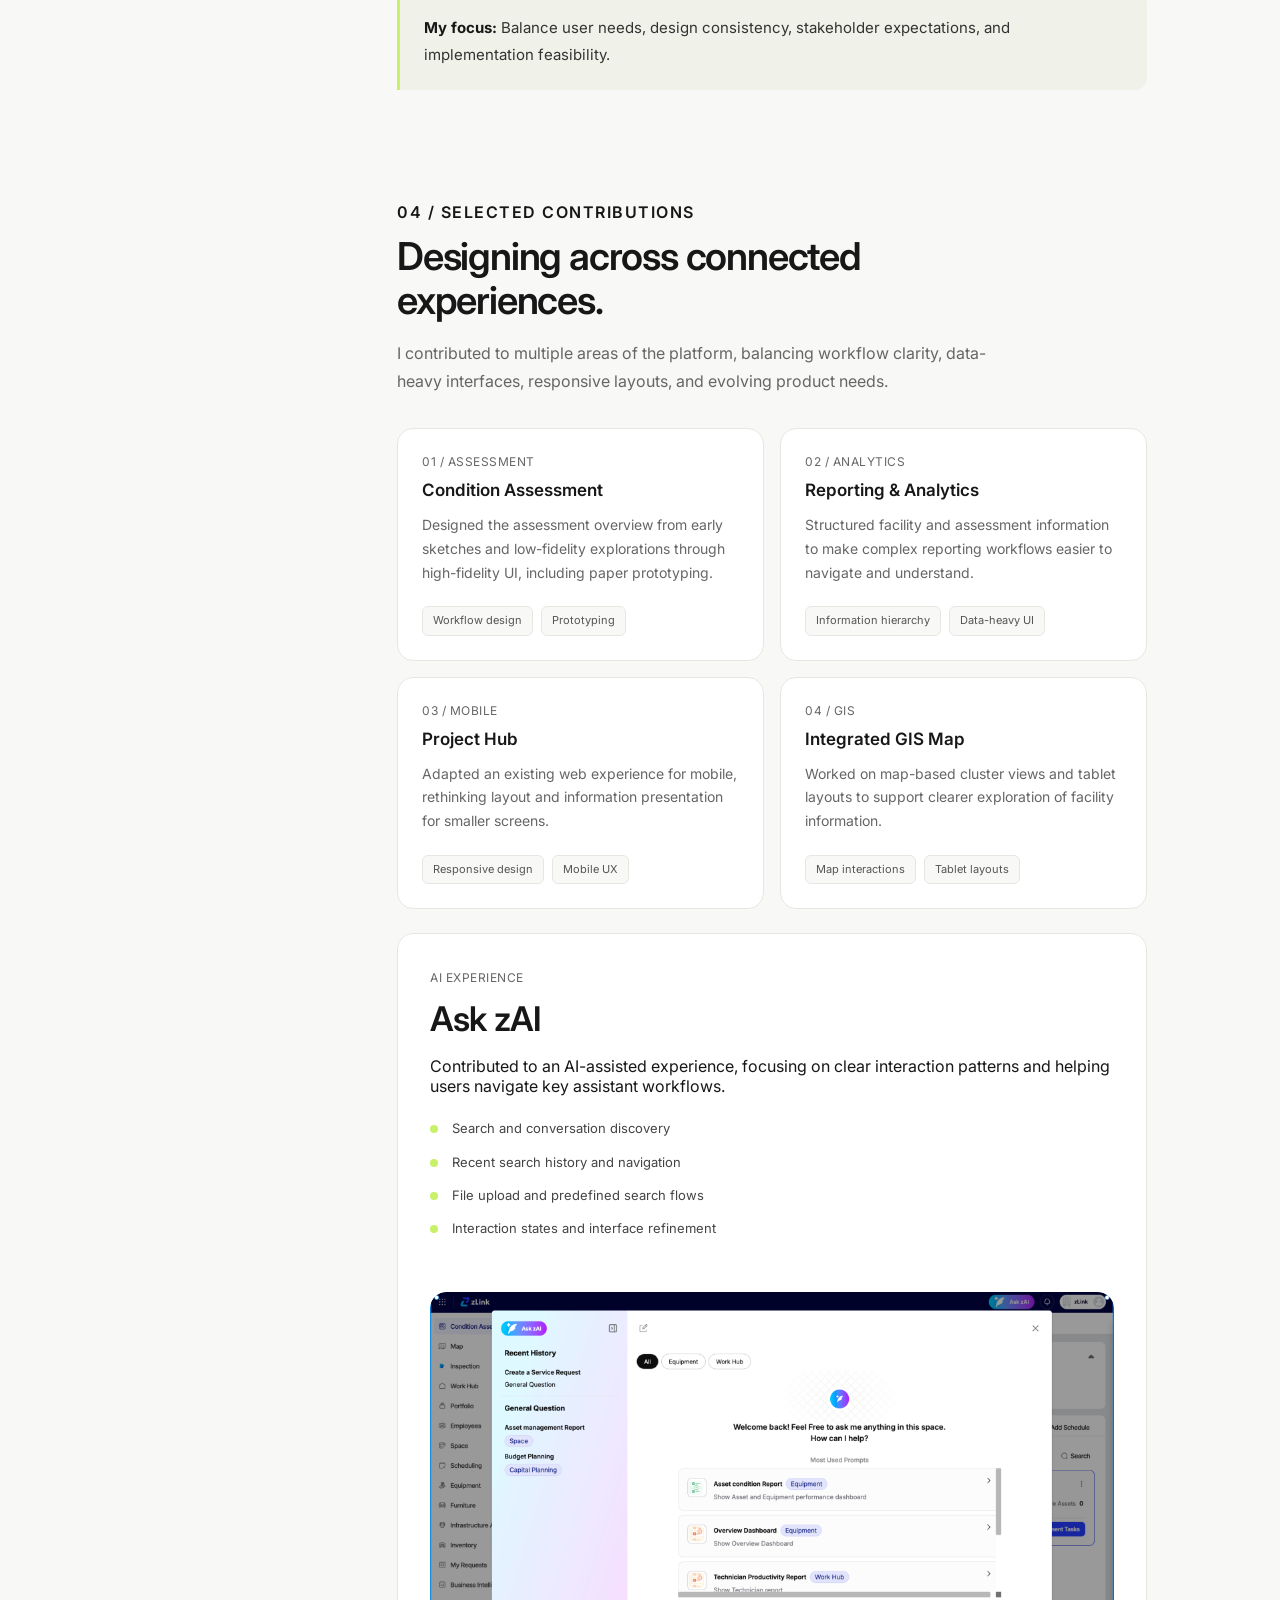
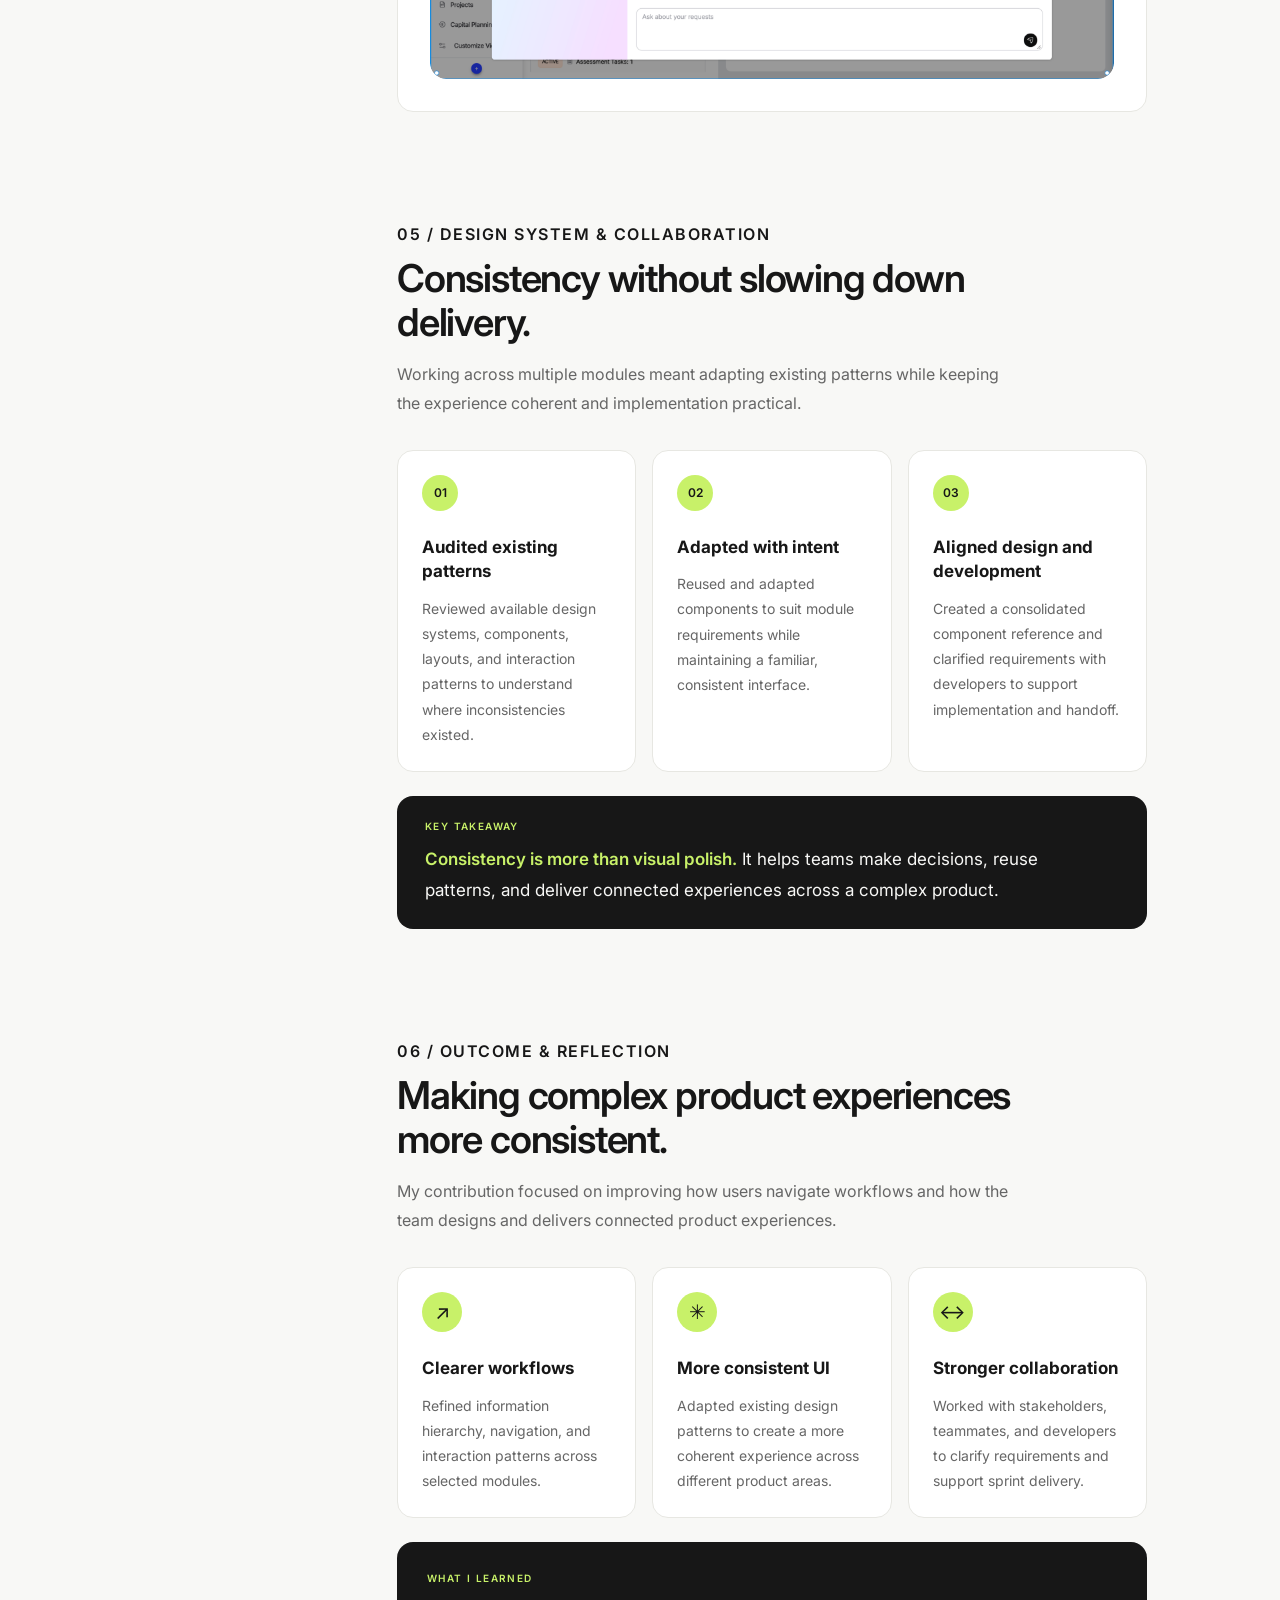
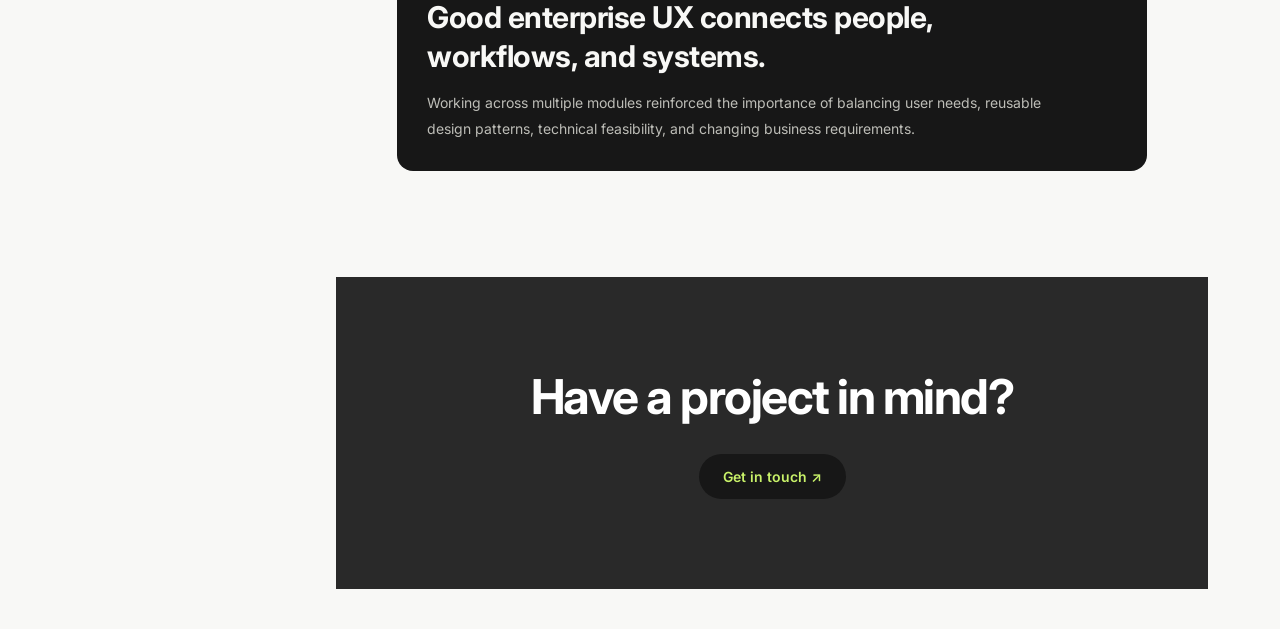
<file: z-one-case-study.html>
<!DOCTYPE html>
<html lang="en">
<head>
  <meta charset="UTF-8">
  <meta name="viewport" content="width=device-width, initial-scale=1.0">

  <title>Z-One — Facility Management Platform | Hari Krishna</title>

  <!-- Inter font -->
  <link rel="preconnect" href="https://fonts.googleapis.com">
  <link rel="preconnect" href="https://fonts.gstatic.com" crossorigin>
  <link href="https://fonts.googleapis.com/css2?family=Inter:wght@400;500;600;700&display=swap" rel="stylesheet">

  <link rel="stylesheet" href="style.css">
</head>

<body class="case-study-page">

  <header class="case-study-header">
    <a href="index.html" class="case-study-back">← Back to portfolio</a>
    <a href="index.html" class="case-study-brand">Hari Krishna<span>.</span></a>
  </header>



  <div class="case-study-layout">

    <aside class="case-study-sidebar">
      <p class="case-study-sidebar-title">ON THIS PAGE</p>
  
      <nav class="case-study-toc" aria-label="Case study sections">
        <a href="#overview" class="toc-link active">Overview</a>
        <a href="#challenge" class="toc-link">The Problem</a>
        <a href="#approach" class="toc-link">My Approach</a>
        <a href="#modules" class="toc-link">Key Modules</a>
        <a href="#design-system" class="toc-link">Design System</a>
        <a href="#outcome" class="toc-link">Impact</a>
      </nav>
    </aside>
  
    <main class="case-study-content">
  

    <!-- CASE STUDY HERO -->
    <section class="case-study-hero">
      <p class="eyebrow">Z-LINK / ENTERPRISE UX</p>
  
      <h1>Z-One — Facility Management Platform</h1>
  
      <p class="case-study-intro">
        Improving complex facility management workflows through clearer
        navigation, consistent design patterns, and connected web and
        mobile experiences.
      </p>
  
      <div class="case-study-meta">

        <div>
            <span>MY ROLE</span>
            <p>Senior UX/UI Designer</p>
          </div>
        <div>
          <span>PROJECT TYPE</span>
          <p>Enterprise SaaS · GIS</p>
        </div>
  
        <div>
          <span>PLATFORM</span>
          <p>Web & Mobile</p>
        </div>

  

      </div>
  

<!-- Z-ONE HERO VISUAL -->
<div class="z-one-hero-visual">

  <!-- Facilities floating card -->
  <img
    src="Images/z-one-facilities-card.png"
    alt="Facilities overview showing facility names and statuses"
    class="z-one-floating-card z-one-facilities"
  >

  <!-- Assessment Progress floating card -->
  <img
    src="Images/z-one-assessment-progress.png"
    alt="Assessment progress across four facilities"
    class="z-one-floating-card z-one-assessment"
  >

  <!-- Main dashboard screen -->
  <img
    src="Images/z-link-dashboard-screen.png"
    alt="Z-Link facility management dashboard with GIS map, facility metrics, FCI distribution, and maintenance trends"
    class="z-one-dashboard-screen"
  >

</div>

    </section>
  
    <!-- 01 / PROJECT OVERVIEW -->
    <section class="case-study-section" id="overview">
      <p class="eyebrow">01 / OVERVIEW</p>
      <h2>Designing across a complex enterprise platform</h2>
  
      <p>
        Z-Link / Z1 is a facility management platform supporting condition
        assessment, scheduling, reporting, and project workflows. As a
        Senior UX/UI Designer, I worked across existing and new modules,
        improving the experience while maintaining consistency with the
        established design system.
      </p>
    </section>
  
    <!-- 02 / PROBLEM -->

    <section class="case-study-section problem-section" id="challenge">
      <div class="section-heading">
        <p class="section-eyebrow">02 / THE CHALLENGE</p>
        <h2>Complex workflows. Inconsistent experiences.</h2>
        <p class="section-intro">
          As Z-Link evolved, the experience needed to support growing product
          requirements without adding unnecessary complexity for users or the team.
        </p>
      </div>
    
      <div class="problem-grid">
        <article class="problem-card">
          <span class="problem-number">01</span>
          <h3>Fragmented navigation</h3>
          <p>
            Multiple modules and workflows made it harder to maintain a clear,
            predictable experience across the platform.
          </p>
          <span class="problem-tag">NAVIGATION</span>
        </article>
    
        <article class="problem-card">
          <span class="problem-number">02</span>
          <h3>Inconsistent UI patterns</h3>
          <p>
            Different component patterns and design-system requirements created
            inconsistencies across screens and modules.
          </p>
          <span class="problem-tag">CONSISTENCY</span>
        </article>
    
        <article class="problem-card">
          <span class="problem-number">03</span>
          <h3>Evolving requirements</h3>
          <p>
            New features, stakeholder feedback, and sprint deadlines required
            quick iterations without compromising usability or feasibility.
          </p>
          <span class="problem-tag">COLLABORATION</span>
        </article>
      </div>
    
      <div class="problem-takeaway">
        <span class="takeaway-label">THE DESIGN CHALLENGE</span>
        <p>
          <strong>Simplify complex workflows, improve consistency,</strong>
          and help the team deliver practical, scalable design solutions.
        </p>
      </div>
    </section>

  
    <!-- 03 / MY APPROACH -->

    <section class="case-study-section approach-section" id="approach">
        <div class="section-heading">
          <p class="section-eyebrow">03 / MY APPROACH</p>
          <h2>From understanding the problem to shaping the experience.</h2>
          <p class="section-intro">
            I worked across requirements, workflows, and interface design to turn
            complex product needs into clear, consistent experiences.
          </p>
        </div>
      
        <div class="approach-timeline">
      
          <article class="approach-step">
            <span class="approach-step-number">01</span>
            <div class="approach-step-content">
              <h3>Understood & aligned the requirement</h3>
              <p>
                Reviewed PRDs, existing screens, and workflows. Collaborated with
                stakeholders and teammates to clarify requirements and priorities.
              </p>
              <div class="approach-tags">
                <span>PRD REVIEW</span>
                <span>STAKEHOLDER INPUT</span>
              </div>
            </div>
          </article>
      
          <article class="approach-step">
            <span class="approach-step-number">02</span>
            <div class="approach-step-content">
              <h3>Structured the experience</h3>
              <p>
                Mapped information architecture and user flows in FigJam, refining
                navigation and interactions as requirements evolved.
              </p>
              <div class="approach-tags">
                <span>INFORMATION ARCHITECTURE</span>
                <span>USER FLOWS</span>
              </div>
            </div>
          </article>
      
          <article class="approach-step">
            <span class="approach-step-number">03</span>
            <div class="approach-step-content">
              <h3>Explored & prototyped the solutions</h3>
              <p>
                Used paper sketches, paper prototyping, and low-fidelity wireframes
                to explore layouts and workflows before refining selected solutions.
              </p>
              <div class="approach-tags">
                <span>PAPER PROTOTYPING</span>
                <span>WIREFRAMING</span>
              </div>
            </div>
          </article>
      
          <article class="approach-step">
            <span class="approach-step-number">04</span>
            <div class="approach-step-content">
              <h3>Designed & delivered</h3>
              <p>
                Developed high-fidelity UI, adapted existing design-system patterns,
                and collaborated with developers to clarify behavior and implementation.
              </p>
              <div class="approach-tags">
                <span>HIGH-FIDELITY UI</span>
                <span>DEVELOPER HANDOFF</span>
              </div>
            </div>
          </article>
      
        </div>
      
        <div class="approach-note">
          <p>
            <strong>My focus:</strong> Balance user needs, design consistency,
            stakeholder expectations, and implementation feasibility.
          </p>
        </div>
      </section>
      
    <!-- 04 / KEY MODULES -->

    <section class="case-study-section modules-section" id="modules">
        <div class="section-heading">
          <p class="section-eyebrow">04 / SELECTED CONTRIBUTIONS</p>
          <h2>Designing across connected experiences.</h2>
          <p class="section-intro">
            I contributed to multiple areas of the platform, balancing workflow
            clarity, data-heavy interfaces, responsive layouts, and evolving product needs.
          </p>
        </div>
      
        <div class="module-grid">
      
          <article class="module-card">
            <span class="module-index">01 / ASSESSMENT</span>
            <h3>Condition Assessment</h3>
            <p>
              Designed the assessment overview from early sketches and low-fidelity
              explorations through high-fidelity UI, including paper prototyping.
            </p>
            <div class="module-tags">
              <span>Workflow design</span>
              <span>Prototyping</span>
            </div>
          </article>
      
          <article class="module-card">
            <span class="module-index">02 / ANALYTICS</span>
            <h3>Reporting & Analytics</h3>
            <p>
              Structured facility and assessment information to make complex
              reporting workflows easier to navigate and understand.
            </p>
            <div class="module-tags">
              <span>Information hierarchy</span>
              <span>Data-heavy UI</span>
            </div>
          </article>
      
          <article class="module-card">
            <span class="module-index">03 / MOBILE</span>
            <h3>Project Hub</h3>
            <p>
              Adapted an existing web experience for mobile, rethinking layout
              and information presentation for smaller screens.
            </p>
            <div class="module-tags">
              <span>Responsive design</span>
              <span>Mobile UX</span>
            </div>
          </article>
      
          <article class="module-card">
            <span class="module-index">04 / GIS</span>
            <h3>Integrated GIS Map</h3>
            <p>
              Worked on map-based cluster views and tablet layouts to support
              clearer exploration of facility information.
            </p>
            <div class="module-tags">
              <span>Map interactions</span>
              <span>Tablet layouts</span>
            </div>
          </article>
      
        </div>
      
        <article class="zai-feature">
          <div class="zai-feature-copy">
            <span class="module-index"> AI EXPERIENCE</span>
            <h3>Ask zAI</h3>
            <p>
              Contributed to an AI-assisted experience, focusing on clear
              interaction patterns and helping users navigate key assistant workflows.
            </p>
            <ul class="zai-feature-list">
              <li>Search and conversation discovery</li>
              <li>Recent search history and navigation</li>
              <li>File upload and predefined search flows</li>
              <li>Interaction states and interface refinement</li>
            </ul>
          </div>
      

          <div class="zai-visual">
            <img
           src="Images/zAI Landing Page .png"
              alt="zAI landing page interface"
              class="zai-interface-image"
            />
          </div>
          </article>
          
        </section>
    <!-- 05 / DESIGN SYSTEM -->

    <section class="case-study-section design-system-section" id="design-system">
        <div class="section-heading">
          <p class="section-eyebrow">05 / DESIGN SYSTEM & COLLABORATION</p>
          <h2>Consistency without slowing down delivery.</h2>
          <p class="section-intro">
            Working across multiple modules meant adapting existing patterns while
            keeping the experience coherent and implementation practical.
          </p>
        </div>
      
        <div class="design-system-grid">
          <article class="design-system-card">
            <span class="design-system-number">01</span>
            <h3>Audited existing patterns</h3>
            <p>
              Reviewed available design systems, components, layouts, and interaction
              patterns to understand where inconsistencies existed.
            </p>
          </article>
      
          <article class="design-system-card">
            <span class="design-system-number">02</span>
            <h3>Adapted with intent</h3>
            <p>
              Reused and adapted components to suit module requirements while
              maintaining a familiar, consistent interface.
            </p>
          </article>
      
          <article class="design-system-card">
            <span class="design-system-number">03</span>
            <h3>Aligned design and development</h3>
            <p>
              Created a consolidated component reference and clarified requirements
              with developers to support implementation and handoff.
            </p>
          </article>
        </div>
      
        <div class="design-system-takeaway">
          <span class="takeaway-label">KEY TAKEAWAY</span>
          <p>
            <strong>Consistency is more than visual polish.</strong>
            It helps teams make decisions, reuse patterns, and deliver connected
            experiences across a complex product.
          </p>
        </div>
      </section>
      
  
    <!-- 06 / OUTCOME -->

    <section class="case-study-section impact-section" id="outcome">
        <div class="section-heading">
          <p class="section-eyebrow">06 / OUTCOME & REFLECTION</p>
          <h2>Making complex product experiences more consistent.</h2>
          <p class="section-intro">
            My contribution focused on improving how users navigate workflows
            and how the team designs and delivers connected product experiences.
          </p>
        </div>
      
        <div class="impact-grid">
          <article class="impact-card">
            <span class="impact-symbol">↗</span>
            <h3>Clearer workflows</h3>
            <p>
              Refined information hierarchy, navigation, and interaction patterns
              across selected modules.
            </p>
          </article>
      
          <article class="impact-card">
            <span class="impact-symbol">✳</span>
            <h3>More consistent UI</h3>
            <p>
              Adapted existing design patterns to create a more coherent experience
              across different product areas.
            </p>
          </article>
      
          <article class="impact-card">
            <span class="impact-symbol">↔</span>
            <h3>Stronger collaboration</h3>
            <p>
              Worked with stakeholders, teammates, and developers to clarify
              requirements and support sprint delivery.
            </p>
          </article>
        </div>
      
        <div class="impact-reflection">
          <p class="reflection-label">WHAT I LEARNED</p>
          <h3>Good enterprise UX connects people, workflows, and systems.</h3>
          <p>
            Working across multiple modules reinforced the importance of balancing
            user needs, reusable design patterns, technical feasibility, and
            changing business requirements.
          </p>
        </div>
      </section>
      
  
    <!-- FOOTER -->
    <section class="case-study-footer">
      <h2>Have a project in mind?</h2>
      <a href="index.html#contact" class="case-study-cta">
        Get in touch ↗
      </a>
    </section>
  

</main>

</div>

<script src="script.js"></script>

</body>

</html>
</file>
<file: style.css>
/* ========================================
   1. COLOR SYSTEM & GLOBAL SETTINGS
======================================== */

:root {
  --color-background: #F8F8F6;
  --color-text: #171717;
  --color-accent: #C8F169;
  --color-border: #E7E7E2;
  --color-white: #FFFFFF;
  --color-muted: #888888;

  --font-body: "Inter", sans-serif;
  --font-display: "DM Serif Display", serif;
}

* {
  margin: 0;
  padding: 0;
  box-sizing: border-box;
}

html {
  scroll-behavior: smooth;
}

body {
  background: var(--color-background);
  color: var(--color-text);
  font-family: var(--font-body);
  -webkit-font-smoothing: antialiased;
}

a {
  color: inherit;
  text-decoration: none;
}

/* ========================================
   2. NAVIGATION
   Background: #171717
   Text: #FFFFFF
======================================== */

.site-header {
  position: absolute;
  top: 22px;
  left: 4%;
  width: 92%;
  min-height: 70px;
  padding: 0 30px;
  background: var(--color-text);
  color: var(--color-white);
  display: flex;
  align-items: center;
  justify-content: space-between;
  z-index: 10;
}

.logo {
  font-family: var(--font-display);
  font-size: 28px;
  letter-spacing: -1px;
}

.main-nav {
  display: flex;
  align-items: center;
  gap: 28px;
}

.main-nav a {
  color: #999999;
  font-size: 14px;
  transition: color 0.25s ease;
}

.main-nav a:hover,
.main-nav a.active {
  color: var(--color-white);
}

/* ========================================
   3. HERO LAYOUT
======================================== */

.hero {
  min-height: 100vh;
  display: grid;
  grid-template-columns: 50% 50%;
  position: relative;
}

.hero-content {
  display: flex;
  flex-direction: column;
  justify-content: center;
  align-items: flex-start;
  padding: 150px 7% 70px 11%;
  background: var(--color-background);
  position: relative;
  z-index: 1;
}

.eyebrow {
  color: #171717;
  font-size: 16px;
  font-weight: 600;
  letter-spacing: 3px;
  margin-bottom: 16px;
}

.hero-content h1 {
  font-family: var(--font-display);
  font-size: clamp(42px, 4.5vw, 72px);
  font-weight: 400;
  line-height: 1.03;
  letter-spacing: -2px;
  max-width: 750px;
}

.hero-actions {
  display: flex;
  align-items: center;
  flex-wrap: wrap;
  gap: 16px;
  margin-top: 42px;
  position: absolute;
  left: 11%;
  bottom: 5%;
  z-index: 2;
}



/* ========================================
   4. BUTTONS
======================================== */

.button {
  min-height: 52px;
  padding: 0 28px;
  display: inline-flex;
  align-items: center;
  justify-content: center;
  font-family: var(--font-body);
  font-size: 12px;
  font-weight: 600;
  letter-spacing: 1.8px;
  line-height: 1.2;
  text-align: center;
  white-space: nowrap;
  transition:
    background 0.25s ease,
    color 0.25s ease,
    transform 0.25s ease;
}

.button:hover {
  transform: translateY(-2px);
}

.button-dark {
  background: var(--color-text);
  color: var(--color-white);
  border: 1px solid var(--color-text);
}

.button-dark:hover {
  background: var(--color-accent);
  color: var(--color-text);
  border-color: var(--color-accent);
}

.button-outline {
  border: 2px solid var(--color-text);
  color: var(--color-text);
  background: transparent;
}

.button-outline:hover {
  background: var(--color-text);
  color: var(--color-white);
}

/* ========================================
   5. PORTRAIT PANEL
======================================== */

.hero-visual {
  position: relative;
  min-height: 100vh;
  overflow: hidden;
  background: #252925;
}

.hero-image {
  display: block;
  width: 100%;
  height: 100%;
  min-height: 100vh;
  object-fit: cover;
  object-position: center top;
  filter: brightness(0.48);
}

/* CV button: white outline */

.button-light {
  color: var(--color-white);
  background: transparent;
  border: 2px solid var(--color-white);
}

.button-light:hover {
  color: var(--color-text);
  background: var(--color-accent);
  border-color: var(--color-accent);
}


.cv-button {
  position: absolute;
  left: 8%;
  bottom: 5%;
  top: auto;
  z-index: 2;
  min-width: 140px;
}



/* ========================================
   6. SOCIAL LINKS
======================================== */

.social-links {
  position: absolute;
  right: 7%;
  top: 50%;
  transform: translateY(-50%);
  display: flex;
  flex-direction: column;
  gap: 22px;
  z-index: 2;
}


.social-links a {
  color: var(--color-white);
  font-size: 24px;
  font-weight: 700;
  transition: color 0.25s ease;
}

.social-links a:hover {
  color: var(--color-accent);
}


/* ========================================
   7. SCROLL INDICATOR
======================================== */

.scroll-indicator {
  position: absolute;
  bottom: 5%;
  right: 7%;
  width: 48px;
  height: 48px;
  border: 1px solid var(--color-white);
  border-radius: 50%;
  color: var(--color-white);
  display: flex;
  align-items: center;
  justify-content: center;
  font-size: 22px;
  z-index: 2;
  transition: background 0.25s ease, color 0.25s ease;
}

.scroll-indicator:hover {
  background: var(--color-accent);
  color: var(--color-text);
}

/* ========================================
   8. CONTACT SECTIONS
======================================== */

.contact-section {
  background: #171717;
  color: #F8F8F6;
  text-align: center;
  padding: 100px 5%;
  box-sizing: border-box;
}

.contact-section .eyebrow {
  color: #C8F169;
  margin-bottom: 20px;
}

.contact-section h2 {
  color: #F8F8F6;
  margin-bottom: 16px;
}

.contact-section .contact-description {
  color: #BBBBBB;
  max-width: 520px;
  margin: 0 auto 32px;
  line-height: 1.7;
}

.contact-actions {
  display: flex;
  justify-content: center;
  align-items: center;
  flex-wrap: wrap;
  gap: 14px;
}

.contact-email {
  margin-top: 28px;
  color: #BBBBBB;
  font-size: 14px;
}

/* ========================================
   10. SELECTED WORK SECTION
======================================== */

.work-section {
    background: #F8F8F6;
    padding: 70px 7%;
  }
  
  .work-section > h2 {
    margin-bottom: 55px;
    color: rgb(12, 126, 147);
  }
  
  .project-card {
    display: grid;
    grid-template-columns: 1fr 1fr;
    align-items: center;
    gap: 56px;
  }
  
  .project-image {
    overflow: hidden;
    border-radius: 16px;
    background: #E7E7E2;
  }
  
  .project-image img {
    display: block;
    width: 100%;
    height: auto;
  }
  
  .project-info {
    display: flex;
    flex-direction: column;
    align-items: flex-start;
  }
  
  .project-label {
    color: #666666;
    font-size: 12px;
    font-weight: 600;
    letter-spacing: 2px;
    margin-bottom: 18px;
  }
  
  .project-info h3 {
    font-family: "Inter", sans-serif;
    font-size: clamp(28px, 3vw, 42px);
    line-height: 1.15;
    letter-spacing: -1.5px;
    font-weight: 600;
    margin-bottom: 20px;
  }
  
  .project-description {
    color: #666666;
    font-size: 16px;
    line-height: 1.7;
    margin-bottom: 24px;
  }
  
  .project-tags {
    display: flex;
    flex-wrap: wrap;
    gap: 8px;
  }
  
  .project-tags span {
    padding: 8px 14px;
    border: 1px solid #E7E7E2;
    border-radius: 999px;
    font-size: 12px;
  }
  
  .concept-note {
    color: #777777;
    font-size: 12px;
    margin-top: 22px;
  }
  
  @media (max-width: 900px) {
    .project-card {
      grid-template-columns: 1fr;
      gap: 30px;
    }
  
    .work-section {
      padding: 70px 7%;
        }
  }
    

/* ========================================
   9. TABLET & MOBILE
======================================== */

@media (max-width: 900px) {
  .hero {
    grid-template-columns: 1fr;
  }

  .hero-content {
    min-height: 600px;
    padding: 150px 7% 70px;
  }

  .hero-content h1 {
    font-size: clamp(42px, 8vw, 64px);
  }

  .hero-visual {
    position: relative;
    min-height: 100vh;
    overflow: hidden;
    background: #252925;
    isolation: isolate;
  }

  .hero-visual::after {
    content: "";
    position: absolute;
    inset: 0;
    background: rgba(0, 0, 0, 0.20);
    z-index: 1;
    pointer-events: none;
  }

  .hero-image {
    min-height: 650px;
  }

  .site-header {
    left: 3%;
    width: 94%;
    padding: 0 20px;
  }

  .main-nav {
    gap: 16px;
  }
}

@media (max-width: 520px) {
  .site-header {
    top: 12px;
    min-height: 64px;
    padding: 0 16px;
  }

  .logo {
    font-size: 24px;
  }

  .main-nav {
    gap: 12px;
  }

  .main-nav a {
    font-size: 11px;
  }

  .hero-content {
    min-height: 560px;
    padding: 130px 6% 60px;
  }

  .hero-content h1 {
    font-size: clamp(36px, 9vw, 46px);
    letter-spacing: -1px;
  }

  .hero-actions {
    gap: 12px;
    margin-top: 30px;
  }

  .button {
    min-height: 48px;
    padding: 0 16px;
    font-size: 9px;
    letter-spacing: 2px;
  }

  .hero-visual,
  .hero-image {
    min-height: 560px;
  }

  .cv-button {
    left: 6%;
    bottom: 10%;
  }

  .social-links {
    right: 6%;
  }

  .content-section {
    padding: 80px 7%;
  }
}


/* ========================================
   SELECTED PROJECTS — SCROLL REVEAL
======================================== */

.project-reveal {
  opacity: 0;
  transform: translateY(30px);
  transition:
    opacity 700ms ease,
    transform 700ms ease;
}

.project-reveal.project-visible {
  opacity: 1;
  transform: translateY(0);
}

/* Accessibility: respect reduced motion */
@media (prefers-reduced-motion: reduce) {
  .project-reveal,
  .project-reveal.project-visible {
    opacity: 1;
    transform: none;
    transition: none;
  }
}

/* ========================================
   SELECTED PROJECTS — HOVER ANIMATIONS
======================================== */

/* Smooth project image zoom */

.project-image {
  width: 100%;
  aspect-ratio: 4 / 3;
  overflow: hidden;
  border-radius: 16px;
  background: #E7E7E2;
}

.project-image img {
  display: block;
  width: 100%;
  height: 100%;
  object-fit: cover;
  object-position: center;
  transition: transform 450ms ease;
}

.project-image:hover img {
  transform: scale(1.045);
}


/* ========================================
   SELECTED PROJECTS — CARD SPACING
======================================== */

.work-section .project-card {
  margin-bottom: 120px;
}

.work-section .project-card:last-child {
  margin-bottom: 0;
}

/* Smooth project chip interaction */
.project-tags span {
  cursor: default;
  background: transparent;
  color: #171717;
  transition:
    background-color 250ms ease,
    color 250ms ease,
    border-color 250ms ease,
    transform 250ms ease;
}

.project-tags span:hover {
  background-color: #C8F169;
  color: #171717;
  border-color: #C8F169;
  transform: translateY(-3px);
}

/* Respect reduced-motion preferences */
@media (prefers-reduced-motion: reduce) {
  .project-image img,
  .project-tags span {
    transition: none;
  }

  .project-image:hover img {
    transform: none;
  }

  .project-tags span:hover {
    transform: none;
  }
}

/* ========================================
   CASE STUDY — READ MORE BUTTON
======================================== */

.case-study-btn {
  display: inline-flex;
  align-items: center;
  justify-content: center;
  margin-top: 24px;
  padding: 13px 24px;
  background: #C8F169;
  color: #171717;
  border: 1px solid #C8F169;
  border-radius: 999px;
  font-size: 14px;
  font-weight: 600;
  text-decoration: none;
  transition:
    background-color 250ms ease,
    color 250ms ease,
    transform 250ms ease;
}

.case-study-btn:hover {
  background: #171717;
  color: #FFFFFF;
  border-color: #171717;
  transform: translateY(-3px);
}

.case-study-btn:focus-visible {
  outline: 2px solid #171717;
  outline-offset: 4px;
}


/* ========================================
   Z-ONE CASE STUDY PAGE
======================================== */

.case-study-page {
  background: #F8F8F6;
  color: #171717;
  font-family: "Inter", sans-serif;
}

/* Header */
.case-study-header {
  display: flex;
  align-items: center;
  justify-content: space-between;
  padding: 26px 7%;
  border-bottom: 1px solid #E7E7E2;
}

.case-study-back,
.case-study-brand {
  color: #171717;
  text-decoration: none;
  font-size: 14px;
  font-weight: 500;
}

.case-study-back {
  transition: color 250ms ease;
}

.case-study-back:hover {
  color: #777777;
}

.case-study-brand {
  font-size: 18px;
  font-weight: 700;
}

.case-study-brand span {
  color: #C8F169;
}

/* Hero */
.case-study-hero {
  padding: 100px 7% 70px;
  max-width: 1440px;
  margin: 0 auto;
}

.case-study-hero h1 {
  max-width: 900px;
  font-size: clamp(42px, 6vw, 76px);
  line-height: 1.05;
  letter-spacing: -3px;
  font-weight: 600;
  margin: 24px 0;
}

.case-study-intro {
  max-width: 680px;
  color: #666666;
  font-size: 18px;
  line-height: 1.8;
}


.case-study-meta {
    display: grid;
    grid-template-columns: repeat(4, minmax(0, 1fr));
    gap: 12px;
    margin: 48px 0;
    padding: 24px 0;
    border-top: 1px solid #E7E7E2;
    border-bottom: 1px solid #E7E7E2;
  }
  

.case-study-meta span {
  font-size: 11px;
  letter-spacing: 1.5px;
  color: #777777;
  font-weight: 600;
}

.case-study-meta p {
  margin-top: 10px;
  font-size: 14px;
  font-weight: 500;
}


/* Consistent hero images across case studies */
.case-study-hero-image {
  width: 100%;
  aspect-ratio: 16 / 9;
  overflow: hidden;
  border-radius: 16px;
  background: #E7E7E2;
}

.case-study-hero-image img {
  display: block;
  width: 100%;
  height: 100%;
  object-fit: cover;
  object-position: center;
}


.concept-disclaimer {
  margin-top: 14px;
  color: #777777;
  font-size: 12px;
  line-height: 1.7;
}

/* Content sections */
.case-study-section {
  max-width: 1000px;
  margin: 0 auto;
  padding: 56px 7%;
}


.case-study-section h2 {
    max-width: 800px;
    font-size: clamp(32px, 3.5vw, 44px);
    line-height: 1.2;
    letter-spacing: -1.2px;
    font-weight: 600;
    color: #171717;
    margin: 20px 0 28px;
  }
  

.case-study-section > p:not(.eyebrow):not(.concept-disclaimer) {
  max-width: 760px;
  color: #666666;
  font-size: 16px;
  line-height: 1.9;
}

/* Approach grid */
.case-study-grid {
  display: grid;
  grid-template-columns: repeat(2, minmax(0, 1fr));
  gap: 18px;
  margin-top: 40px;
}

.case-study-grid article,
.case-study-module {
  padding: 28px;
  border: 1px solid #E7E7E2;
  border-radius: 16px;
  background: #FFFFFF;
}

.case-study-grid h3,
.case-study-module h3 {
  font-size: 18px;
  font-weight: 600;
  margin-bottom: 12px;
}

.case-study-grid p,
.case-study-module p {
  color: #666666;
  font-size: 14px;
  line-height: 1.8;
}

/* Modules */
.case-study-module {
  margin-top: 16px;
}

/* Footer CTA */
.case-study-footer {
  margin-top: 50px;
  padding: 90px 7%;
  text-align: center;
  background: #292929;
  color: #FFFFFF;
}

.case-study-footer h2 {
  font-size: clamp(30px, 4vw, 48px);
  letter-spacing: -1.5px;
  margin-bottom: 28px;
}

.case-study-cta {
  display: inline-flex;
  padding: 14px 24px;
  border-radius: 999px;
  background: #171717;
  color: #C8F169;
  text-decoration: none;
  font-size: 14px;
  font-weight: 600;
  transition: transform 250ms ease;
}

.case-study-cta:hover {
  transform: translateY(-3px);
}

/* Responsive layout */
@media (max-width: 700px) {
  .case-study-header {
    padding: 20px 6%;
  }

  .case-study-hero {
    padding: 70px 6% 40px;
  }

  .case-study-hero h1 {
    letter-spacing: -1.5px;
  }

  .case-study-meta {
    grid-template-columns: 1fr;
    gap: 18px;
  }

  .case-study-section {
    padding: 65px 6%;
  }

  .case-study-grid {
    grid-template-columns: 1fr;
  }

  .case-study-footer {
    padding: 70px 6%;
  }
}



/* ========================================
   CASE STUDY LAYOUT & STICKY NAVIGATION
======================================== */

.case-study-layout {
    display: grid;
    grid-template-columns: 200px minmax(0, 1fr);
    gap: 64px;
    max-width: 1200px;
    margin: 0 auto;
    padding: 40px 32px;
    align-items: start;
  }
  
  .case-study-sidebar {
    position: sticky;
    top: 40px;
    align-self: start;
    padding: 20px 0;
  }
  
  .case-study-sidebar-title {
    font-size: 11px;
    font-weight: 600;
    letter-spacing: 1.2px;
    color: #777777;
    margin: 0 0 20px;
  }
  
  .case-study-toc {
    display: flex;
    flex-direction: column;
    gap: 6px;
    border-left: 1px solid #E7E7E2;
  }
  
  .case-study-toc .toc-link {
    display: block;
    padding: 10px 14px;
    color: #666666;
    font-size: 13px;
    text-decoration: none;
    border-left: 2px solid transparent;
    margin-left: -1px;
    transition: color 200ms ease, border-color 200ms ease;
  }
  
  .case-study-toc .toc-link:hover {
    color: #171717;
  }
  
  .case-study-toc .toc-link.active {
    color: #171717;
    font-weight: 600;
    border-left-color: #C8F169;
  }
  
  .case-study-content {
    min-width: 0;
  }
  
  .case-study-content .case-study-hero,
  .case-study-content .case-study-section,
  .case-study-content .case-study-footer {
    scroll-margin-top: 32px;
  }
  
  /* Responsive layout */
  @media (max-width: 800px) {
    .case-study-layout {
      grid-template-columns: 1fr;
      gap: 24px;
      padding: 24px 20px;
    }
  
    .case-study-sidebar {
      position: sticky;
      top: 0;
      z-index: 10;
      background: #F8F8F6;
      padding: 12px 0;
    }
  
    .case-study-sidebar-title {
      margin-bottom: 10px;
    }
  
    .case-study-toc {
      flex-direction: row;
      gap: 4px;
      overflow-x: auto;
      border-left: none;
      border-bottom: 1px solid #E7E7E2;
      padding-bottom: 8px;
    }
  
    .case-study-toc .toc-link {
      flex: 0 0 auto;
      padding: 8px 10px;
      border-left: none;
      border-bottom: 2px solid transparent;
      margin-left: 0;
      white-space: nowrap;
    }
  
    .case-study-toc .toc-link.active {
      border-bottom-color: #C8F169;
    }
  }
  


/* ========================================
   Z-LINK — PROBLEM SECTION
======================================== */

.problem-section .section-heading {
    max-width: 680px;
    margin-bottom: 32px;
  }
  
  .problem-section .section-eyebrow {
    margin: 0 0 12px;
    color: #171717;
    font-size: 16px;
    font-weight: 600;
    letter-spacing: 1.5px;
  }
  
  .problem-section .section-heading h2 {
    max-width: 620px;
    margin: 0 0 16px;
    color: #171717;
    font-size: clamp(32px, 3.5vw, 44px);
    line-height: 1.15;
    letter-spacing: -1.2px;
  }
  
  .problem-section .section-intro {
    max-width: 620px;
    margin: 0;
    color: #666666;
    font-size: 16px;
    line-height: 1.8;
  }
  
  .problem-grid {
    display: grid;
    grid-template-columns: repeat(3, minmax(0, 1fr));
    gap: 16px;
    margin-top: 32px;
  }
  

  .problem-card {
    display: flex;
    flex-direction: column;
    align-items: flex-start;
    min-width: 0;
    padding: 24px;
    background: #FFFFFF;
    border: 1px solid #E7E7E2;
    border-radius: 16px;
    box-shadow: none;
    transition: border-color 200ms ease;
  }
  
  .problem-card:hover {
    border-color: #D6D6CE;
  }
  
  
  .problem-number {
    display: inline-flex;
    align-items: center;
    justify-content: center;
    width: 36px;
    height: 36px;
    margin-bottom: 28px;
    background: #C8F169;
    border-radius: 50%;
    color: #171717;
    font-size: 12px;
    font-weight: 600;
  }
  
  .problem-card h3 {
    margin: 0 0 12px;
    color: #171717;
    font-size: 18px;
    line-height: 1.4;
  }
  
  .problem-card p {
    margin: 0 0 24px;
    color: #666666;
    font-size: 14px;
    line-height: 1.75;
  }
  
  .problem-tag {
    margin-top: auto;
    padding-top: 12px;
    border-top: 1px solid #E7E7E2;
    width: 100%;
    color: #777777;
    font-size: 10px;
    font-weight: 600;
    letter-spacing: 1.2px;
  }
  
  .problem-takeaway {
    margin-top: 24px;
    padding: 24px 28px;
    background: #171717;
    border-radius: 16px;
  }
  
  .takeaway-label {
    display: block;
    margin-bottom: 12px;
    color: #C8F169;
    font-size: 10px;
    font-weight: 600;
    letter-spacing: 1.4px;
  }
  
  .problem-takeaway p {
    max-width: 680px;
    margin: 0;
    color: #F8F8F6;
    font-size: 18px;
    line-height: 1.7;
  }
  
  .problem-takeaway strong {
    color: #C8F169;
    font-weight: 600;
  }
  
  /* Responsive problem cards */
  @media (max-width: 900px) {
    .problem-grid {
      grid-template-columns: 1fr;
    }
  
    .problem-card {
      padding: 22px;
    }
  
    .problem-number {
      margin-bottom: 18px;
    }
  }
  
  @media (max-width: 480px) {
    .problem-takeaway {
      padding: 20px;
    }
  
    .problem-takeaway p {
      font-size: 16px;
    }
  }

  
/* ========================================
   Z-LINK — MY APPROACH SECTION
======================================== */


/* TOPCON — My Approach */
#approach .section-heading {
  max-width: 680px;
  margin-bottom: 36px;
}

#approach .section-eyebrow {
  margin: 0 0 12px;
  color: #77776F;
  font-size: 12px;
  font-weight: 600;
  letter-spacing: 1.2px;
}

#approach .section-heading h2 {
  max-width: 620px;
  margin: 0 0 16px;
  color: #171717;
  font-size: clamp(30px, 3.5vw, 44px);
  line-height: 1.15;
  letter-spacing: -1.2px;
  font-weight: 600;
}

#approach .section-intro {
  max-width: 620px;
  margin: 0;
  color: #666666;
  font-size: 15px;
  line-height: 1.75;
}

#approach .approach-timeline {
  display: grid;
  grid-template-columns: repeat(2, minmax(0, 1fr));
  gap: 16px;
  margin-top: 32px;
}

#approach .approach-step {
  display: grid;
  grid-template-columns: 36px minmax(0, 1fr);
  gap: 16px;
  align-items: start;
  min-width: 0;
  padding: 24px;
  background: #FFFFFF;
  border: 1px solid #E7E7E2;
  border-radius: 16px;
  box-shadow: none;
  transition: border-color 200ms ease;
}

#approach .approach-step:hover {
  transform: none;
  border-color: #D6D6CE;
  box-shadow: none;
}

#approach .approach-number {
  display: flex;
  align-items: center;
  justify-content: center;
  width: 28px;
  height: 28px;
  border-radius: 50%;
  background: #C8F169;
  color: #171717;
  font-size: 11px;
  font-weight: 600;
  letter-spacing: 0;
}

#approach .approach-step h3 {
  margin: 1px 0 8px;
  color: #171717;
  font-size: 16px;
  line-height: 1.4;
  font-weight: 600;
  letter-spacing: -0.2px;
}

#approach .approach-step p {
  margin: 0;
  color: #666666;
  font-size: 14px;
  line-height: 1.7;
}

#approach .approach-step .problem-tag {
  display: block;
  margin-top: 16px;
  padding-top: 12px;
  border-top: 1px solid #E7E7E2;
}

  
  .approach-tags {
    display: flex;
    flex-wrap: wrap;
    gap: 8px;
    margin-top: 18px;
  }
  
  .approach-tags span {
    padding: 7px 10px;
    background: #F8F8F6;
    border: 1px solid #E7E7E2;
    border-radius: 6px;
    color: #555555;
    font-size: 11px;
    font-weight: 600;
    letter-spacing: 0.5px;
  }
  
  .approach-note {
    margin-top: 24px;
    padding: 22px 24px;
    border-left: 3px solid #C8F169;
    background: #F0F1E9;
    border-radius: 0 12px 12px 0;
  }
  
  .approach-note p {
    margin: 0;
    color: #333333;
    font-size: 15px;
    line-height: 1.8;
  }
  
  .approach-note strong {
    color: #171717;
  }
  
  /* Responsive approach layout */
  @media (max-width: 600px) {
    .approach-step {
      grid-template-columns: 36px minmax(0, 1fr);
      gap: 14px;
      padding: 18px;
    }
  
    .approach-step-number {
      width: 34px;
      height: 34px;
    }
  
    .approach-step-content h3 {
      font-size: 16px;
    }
  
    .approach-tags {
      gap: 6px;
    }
  
    .approach-tags span {
      font-size: 9px;
    }
  }

  
/* ========================================
   Z-LINK — KEY MODULES SECTION
======================================== */

.modules-section .section-heading {
    max-width: 680px;
    margin-bottom: 32px;
  }
  
  .modules-section .section-eyebrow {
    margin: 0 0 12px;
    color: #171717;
    font-size: 16px;
    font-weight: 600;
    letter-spacing: 1.5px;
  }
  
  .modules-section .section-heading h2 {
    max-width: 620px;
    margin: 0 0 16px;
    color: #171717;
    font-size: clamp(28px, 3vw, 40px);
    line-height: 1.15;
    letter-spacing: -1.2px;
  }
  
  .modules-section .section-intro {
    max-width: 620px;
    margin: 0;
    color: #666666;
    font-size: 16px;
    line-height: 1.8;
  }
  
  .module-grid {
    display: grid;
    grid-template-columns: repeat(2, minmax(0, 1fr));
    gap: 16px;
    margin-top: 32px;
  }
  

/* TOPCON — Key Workflows */
#workflows .module-card {
  display: flex;
  flex-direction: column;
  align-items: flex-start;
  min-width: 0;
  padding: 24px;
  background: #FFFFFF;
  border: 1px solid #E7E7E2;
  border-radius: 16px;
  box-shadow: none;
  transition: border-color 200ms ease;
}

#workflows .module-card:hover {
  border-color: #D6D6CE;
  transform: none;
}

#workflows .module-number {
  display: flex;
  align-items: center;
  justify-content: center;
  width: 28px;
  height: 28px;
  margin-bottom: 20px;
  border-radius: 50%;
  background: #C8F169;
  color: #171717;
  font-size: 11px;
  font-weight: 600;
  letter-spacing: 0;
}

#workflows .module-card h3 {
  margin: 0 0 10px;
  color: #171717;
  font-size: 17px;
  line-height: 1.4;
  font-weight: 600;
  letter-spacing: -0.3px;
}

#workflows .module-card p {
  display: block;
  margin: 0 0 20px;
  padding: 0;
  background: transparent;
  border: none;
  border-radius: 0;
  color: #666666;
  font-size: 14px;
  line-height: 1.7;
}

#workflows .module-card .problem-tag {
  margin-top: auto;
  padding-top: 16px;
  border-top: 1px solid #E7E7E2;
  width: 100%;
}

  
  .zai-feature {
    display: grid;
    grid-template-columns: 1fr;
    gap: 28px;
    padding: 32px;
    margin-top: 24px;
    background: #FFFFFF;
    border: 1px solid #E7E7E2;
    border-radius: 16px;
  }
  
  
  .module-tags {
    display: flex;
    flex-wrap: wrap;
    gap: 8px;
    margin-top: auto;
    padding-top: 22px;
  }
  
  .module-tags span {
    padding: 7px 10px;
    background: #F8F8F6;
    border: 1px solid #E7E7E2;
    border-radius: 6px;
    color: #555555;
    font-size: 11px;
  }
  

  .zai-visual {
    width: 100%;
    min-width: 0;
    overflow: hidden;
    margin-top: 24px;
    border-radius: 16px;
    animation: zaiFadeIn 800ms ease-out both;
  }
  
  .zai-interface-image {
    display: block;
    width: 100%;
    max-width: 100%;
    height: auto;
    object-fit: contain;
    border-radius: 16px;
    transition: transform 500ms ease;
  }
  
  .zai-visual:hover .zai-interface-image {
    transform: scale(1.02);
  }
  
  
  .zai-feature-copy {
    min-width: 0;
  }
  
  .zai-feature .module-index {
    color: #555555;
  }
  
  .zai-feature h3 {
    margin: 12px 0 16px;
    font-size: clamp(26px, 3vw, 34px);
    line-height: 1.2;
    letter-spacing: -0.8px;
    font-weight: 600;
  }
  
  .zai-feature-list {
    display: grid;
    gap: 12px;
    margin: 22px 0 0;
    padding: 0;
    list-style: none;
  }
  
  .zai-feature-list li {
    position: relative;
    padding-left: 22px;
    color: #444444;
    font-size: 13px;
    line-height: 1.65;
  }
  
  .zai-feature-list li::before {
    content: "";
    position: absolute;
    top: 7px;
    left: 0;
    width: 8px;
    height: 8px;
    background: #C8F169;
    border-radius: 50%;
  }
  
  .zai-visual-placeholder {
    display: flex;
    flex-direction: column;
    justify-content: center;
    align-items: center;
    min-height: 280px;
    padding: 24px;
    background: #FFFFFF;
    border: 1px dashed #B9BBAF;
    border-radius: 12px;
    text-align: center;
  }
  
  .zai-visual-placeholder p {
    margin: 0 0 8px;
    color: #171717;
    font-size: 12px;
    font-weight: 600;
    letter-spacing: 1.5px;
  }
  
  .zai-visual-placeholder span {
    color: #777777;
    font-size: 12px;
    line-height: 1.6;
  }
  
  /* Responsive modules */
  
  @media (max-width: 760px) {
    .module-grid {
      grid-template-columns: 1fr;
    }
  
    .zai-feature {
      grid-template-columns: 1fr;
      gap: 24px;
      padding: 22px;
    }
  
    .zai-visual-placeholder {
      min-height: 220px;
    }
  }
  
  @media (max-width: 480px) {
    .module-card {
      padding: 22px;
    }
  
    .module-card h3 {
      font-size: 19px;
    }
  
    .zai-feature {
      padding: 18px;
    }
  }
  


/* ========================================
   Z-LINK — DESIGN SYSTEM SECTION
======================================== */


.design-system-section,
.impact-section {
  width: 100%;
  max-width: none;
  margin-left: 0;
  margin-right: 0;
}


.design-system-section .section-heading {
    max-width: 680px;
    margin-bottom: 32px;
  }
  
  .design-system-section .section-eyebrow {
    margin: 0 0 12px;
    color: #171717;
    font-size: 16px;
    font-weight: 600;
    letter-spacing: 1.5px;
  }
  
  .design-system-section .section-heading h2 {
    max-width: 620px;
    margin: 0 0 16px;
    color: #171717;
    font-size: clamp(28px, 3vw, 40px);
    line-height: 1.15;
    letter-spacing: -1.2px;
  }
  
  .design-system-section .section-intro {
    max-width: 620px;
    margin: 0;
    color: #666666;
    font-size: 16px;
    line-height: 1.8;
  }
  
  .design-system-grid {
    display: grid;
    grid-template-columns: repeat(3, minmax(0, 1fr));
    gap: 16px;
    margin-top: 32px;
  }
  
  .design-system-card {
    min-width: 0;
    padding: 24px;
    background: #FFFFFF;
    border: 1px solid #E7E7E2;
    border-radius: 16px;
    transition: transform 200ms ease, border-color 200ms ease;
  }
  
  .design-system-card:hover {
    transform: translateY(-3px);
    border-color: #C8F169;
  }
  
  .design-system-number {
    display: flex;
    align-items: center;
    justify-content: center;
    width: 36px;
    height: 36px;
    margin-bottom: 24px;
    background: #C8F169;
    border-radius: 50%;
    color: #171717;
    font-size: 12px;
    font-weight: 600;
  }
  
  .design-system-card h3 {
    margin: 0 0 12px;
    color: #171717;
    font-size: 17px;
    line-height: 1.45;
  }
  
  .design-system-card p {
    margin: 0;
    color: #666666;
    font-size: 14px;
    line-height: 1.8;
  }
  
  .design-system-takeaway {
    margin-top: 24px;
    padding: 24px 28px;
    background: #171717;
    border-radius: 16px;
  }
  
  .design-system-takeaway .takeaway-label {
    display: block;
    margin-bottom: 12px;
    color: #C8F169;
    font-size: 10px;
    font-weight: 600;
    letter-spacing: 1.4px;
  }
  
  .design-system-takeaway p {
    max-width: 680px;
    margin: 0;
    color: #F8F8F6;
    font-size: 17px;
    line-height: 1.8;
  }
  
  .design-system-takeaway strong {
    color: #C8F169;
    font-weight: 600;
  }
  
  /* Responsive design system cards */
  
  @media (max-width: 900px) {
    .design-system-grid {
      grid-template-columns: 1fr;
    }
  }
  
  @media (max-width: 480px) {
    .design-system-card {
      padding: 20px;
    }
  
    .design-system-takeaway {
      padding: 20px;
    }
  
    .design-system-takeaway p {
      font-size: 15px;
    }
  }

  

/* ========================================
   Z-LINK — IMPACT SECTION
======================================== */

.impact-section .section-heading {
    max-width: 680px;
    margin-bottom: 32px;
  }
  
  .impact-section .section-eyebrow {
    margin: 0 0 12px;
    color: #171717;
    font-size: 16px;
    font-weight: 600;
    letter-spacing: 1.5px;
  }
  
  .impact-section .section-heading h2 {
    max-width: 620px;
    margin: 0 0 16px;
    color: #171717;
    font-size: clamp(28px, 3vw, 40px);
    line-height: 1.15;
    letter-spacing: -1.2px;
  }
  
  .impact-section .section-intro {
    max-width: 620px;
    margin: 0;
    color: #666666;
    font-size: 16px;
    line-height: 1.8;
  }
  
  .impact-grid {
    display: grid;
    grid-template-columns: repeat(3, minmax(0, 1fr));
    gap: 16px;
    margin-top: 32px;
  }
  
  .impact-card {
    min-width: 0;
    padding: 24px;
    background: #FFFFFF;
    border: 1px solid #E7E7E2;
    border-radius: 16px;
  }
  
  .impact-symbol {
    display: flex;
    align-items: center;
    justify-content: center;
    width: 40px;
    height: 40px;
    margin-bottom: 24px;
    background: #C8F169;
    border-radius: 50%;
    color: #171717;
    font-size: 20px;
  }
  
  .impact-card h3 {
    margin: 0 0 12px;
    color: #171717;
    font-size: 17px;
    line-height: 1.45;
  }
  
  .impact-card p {
    margin: 0;
    color: #666666;
    font-size: 14px;
    line-height: 1.8;
  }
  
  .impact-reflection {
    margin-top: 24px;
    padding: 30px;
    background: #171717;
    border-radius: 16px;
  }
  
  .reflection-label {
    margin: 0 0 14px;
    color: #C8F169;
    font-size: 10px;
    font-weight: 600;
    letter-spacing: 1.4px;
  }
  
  .impact-reflection h3 {
    max-width: 600px;
    margin: 0 0 14px;
    color: #F8F8F6;
    font-size: clamp(22px, 2.5vw, 30px);
    line-height: 1.3;
    letter-spacing: -0.5px;
  }
  
  .impact-reflection > p:last-child {
    max-width: 650px;
    margin: 0;
    color: #BDBDB7;
    font-size: 14px;
    line-height: 1.8;
  }
  
  /* Responsive impact cards */
  
  @media (max-width: 900px) {
    .impact-grid {
      grid-template-columns: 1fr;
    }
  }
  
  @media (max-width: 480px) {
    .impact-card {
      padding: 20px;
    }
  
    .impact-reflection {
      padding: 22px;
    }
  }
  


/* zAI interface image animation */
.zai-visual {
    overflow: hidden;
    border-radius: 16px;
    animation: zaiFadeIn 800ms ease-out both;
  }
  
  .zai-interface-image {
    display: block;
    width: 100%;
    height: auto;
    border-radius: 16px;
    transition: transform 500ms ease;
  }
  
  .zai-visual:hover .zai-interface-image {
    transform: scale(1.02);
  }
  
  @keyframes zaiFadeIn {
    from {
      opacity: 0;
      transform: translateY(20px);
    }
    to {
      opacity: 1;
      transform: translateY(0);
    }
  }
  
  @media (prefers-reduced-motion: reduce) {
    .zai-visual,
    .zai-interface-image {
      animation: none;
      transition: none;
    }
  }
  

  
/* TOPCON — My Approach: Step Number Styling */
#approach .approach-number {
  display: flex;
  align-items: center;
  justify-content: center;
  width: 48px;
  height: 48px;
  background: #C8F169;
  color: #171717;
  border-radius: 50%;
  font-family: 'Inter', sans-serif;
  font-size: 16px;
  font-weight: 600;
  letter-spacing: -0.5px;
  flex-shrink: 0;
}



/* Topcon — Consistent lime number badges */
#challenge .problem-number,
#approach .approach-number,
#workflows .module-number {
  display: inline-flex;
  align-items: center;
  justify-content: center;
  flex: 0 0 28px;
  width: 28px;
  height: 28px;
  padding: 0;
  border: none;
  border-radius: 50%;
  background: #C8F169;
  color: #171717;
  font-family: 'Inter', sans-serif;
  font-size: 11px;
  font-weight: 600;
  line-height: 1;
  letter-spacing: 0;
  text-align: center;
}






/* ========================================
   TESTIMONIALS SECTION
======================================== */

.testimonials-section {
  padding: 100px 7%;
  background: var(--color-background);
  color: var(--color-text);
}

.testimonials-inner {
  width: 100%;
  max-width: var(--container);
  margin: 0 auto;
}


.testimonials-section .eyebrow {
  margin-bottom: 16px;
}

.testimonials-section h2 {
  max-width: 650px;
  margin: 0 0 40px;
  font-size: clamp(32px, 4vw, 48px);
  line-height: 1.12;
  font-weight: 600;
  letter-spacing: -0.04em;
}

.testimonials-grid {
  display: grid;
  grid-template-columns: repeat(3, minmax(0, 1fr));
  gap: 24px;
  align-items: stretch;
}

.testimonial-card {
  display: flex;
  flex-direction: column;
  min-width: 0;
  min-height: 290px;
  padding: 28px;
  background: #FFFFFF;
  border: 1px solid var(--color-border);
  border-radius: 16px;
  box-shadow: 0 8px 24px rgba(23, 23, 23, 0.035);
  transition: transform 250ms ease, box-shadow 250ms ease;
}

.testimonial-card:hover {
  transform: translateY(-5px);
  box-shadow: 0 16px 32px rgba(23, 23, 23, 0.08);
}

.testimonial-quote {
  display: block;
  margin-bottom: 8px;
  color: var(--color-accent);
  font-size: 48px;
  line-height: 0.8;
  font-weight: 600;
}

.testimonial-text {
  margin: 0 0 32px;
  font-size: 16px;
  line-height: 1.75;
  color: var(--color-text);
}

.testimonial-author {
  display: flex;
  align-items: center;
  gap: 12px;
  margin-top: auto;
}

.testimonial-author h3 {
  margin: 0 0 4px;
  font-size: 14px;
  font-weight: 600;
}

.testimonial-author p {
  margin: 0;
  color: #777771;
  font-size: 13px;
  line-height: 1.5;
}

.testimonial-placeholder {
  border-style: dashed;
  box-shadow: none;
}

.testimonial-placeholder:hover {
  box-shadow: 0 12px 24px rgba(23, 23, 23, 0.05);
}

/* Tablet */
@media (max-width: 900px) {
  .testimonials-grid {
    grid-template-columns: repeat(2, minmax(0, 1fr));
  }
}

/* Mobile */
@media (max-width: 600px) {
  .testimonials-section {
    padding: 72px 6%;
  }

  .testimonials-section h2 {
    margin-bottom: 28px;
  }

  .testimonials-grid {
    grid-template-columns: 1fr;
    gap: 18px;
  }

  .testimonial-card {
    min-height: 240px;
    padding: 24px;
  }
}

@media (prefers-reduced-motion: reduce) {
  .testimonial-card {
    transition: none;
  }

  .testimonial-card:hover {
    transform: none;
  }
}




/* AFTER WORK — INTERACTIVE SHOWCASE */

.after-work-section {
  position: relative;
  min-height: 100vh;
  background: var(--color-background);
  overflow: clip;
  isolation: isolate;
}

.after-work-reveal {
  position: absolute;
  inset: 0;
  z-index: 1;
  background: #171717;
  color: #F8F8F6;
  clip-path: circle(0% at 50% 50%);
}

.after-work-content {
  position: relative;
  min-height: 100vh;
  display: flex;
  flex-direction: column;
  justify-content: center;
  padding: 100px max(6%, calc((100% - 1120px) / 2));
  text-align: center;
}

.after-work-content .eyebrow {
  color: #C8F169;
  margin-bottom: 20px;
  letter-spacing: 0.12em;
}

.after-work-content h2 {
  max-width: 850px;
  margin: 0 auto;
  color: #F8F8F6;
  font-size: clamp(42px, 6vw, 76px);
  line-height: 1.05;
  letter-spacing: -0.05em;
  font-weight: 600;
}

.after-work-description {
  max-width: 520px;
  margin: 22px auto 48px;
  color: rgba(248, 248, 246, 0.7);
  font-size: 17px;
  line-height: 1.7;
}

.after-work-grid {
  display: grid;
  grid-template-columns: repeat(2, minmax(0, 1fr));
  gap: 16px;
  text-align: left;
  width: 100%;
}

.after-work-card {
  min-width: 0;
  overflow: hidden;
  border: 1px solid rgba(248, 248, 246, 0.12);
  border-radius: 16px;
  background: #202020;
  transition:
    transform 0.35s ease,
    border-color 0.35s ease;
}

.after-work-card:hover {
  transform: translateY(-6px);
  border-color: rgba(200, 241, 105, 0.65);
}

.after-work-card-visual {
  position: relative;
  aspect-ratio: 16 / 10;
  overflow: hidden;
  background: #292929;
}

.after-work-card-visual img {
  display: block;
  width: 100%;
  height: 100%;
  object-fit: cover;
  transition: transform 0.6s ease;
}

.after-work-card:hover .after-work-card-visual img {
  transform: scale(1.05);
}

.after-work-number {
  position: absolute;
  top: 16px;
  left: 16px;
  display: grid;
  place-items: center;
  width: 36px;
  height: 36px;
  border-radius: 50%;
  background: #C8F169;
  color: #171717;
  font-size: 12px;
  font-weight: 600;
}

.after-work-card-info {
  padding: 22px 24px 24px;
}

.after-work-card-info h3 {
  margin: 0 0 8px;
  color: #F8F8F6;
  font-size: 23px;
  font-weight: 600;
  letter-spacing: -0.03em;
}

.after-work-card-info p {
  margin: 0;
  color: rgba(248, 248, 246, 0.65);
  font-size: 14px;
  line-height: 1.6;
}

.after-work-closing {
  margin: 44px 0 0;
  color: rgba(248, 248, 246, 0.75);
  font-size: 15px;
}

.after-work-closing span {
  color: #C8F169;
  margin-left: 6px;
}

@media (max-width: 600px) {
  .after-work-content {
    padding: 80px 6%;
  }

  .after-work-description {
    margin-bottom: 32px;
    font-size: 16px;
  }

  .after-work-grid {
    grid-template-columns: 1fr;
    gap: 18px;
  }

  .after-work-card-info {
    padding: 18px;
  }

  .after-work-card-info h3 {
    font-size: 21px;
  }
}

@media (prefers-reduced-motion: reduce) {
  .after-work-card,
  .after-work-card-visual img {
    transition: none;
  }

  .after-work-card:hover {
    transform: none;
  }
}


/* AFTER WORK — FULL HEIGHT + FLOATING CARDS */

.after-work-section {
  min-height: 100svh;
}

.after-work-reveal {
  min-height: 100%;
}

.after-work-content {
  min-height: 100svh;
  justify-content: center;
  padding-top: 80px;
  padding-bottom: 80px;
}

.after-work-grid {
  width: 100%;
}

/* Cards enter and begin floating when the section is active */
.after-work-card {
  opacity: 0;
  transform: translateY(24px);
  will-change: transform, opacity;
}

.after-work-section.is-visible .after-work-card {
  animation:
    afterWorkFloat 5s ease-in-out infinite;
  animation-delay: var(--float-delay, 0s);
}

.after-work-section.is-visible .after-work-card:nth-child(1) {
  --float-delay: 0s;
}

.after-work-section.is-visible .after-work-card:nth-child(2) {
  --float-delay: 0.35s;
}

.after-work-section.is-visible .after-work-card:nth-child(3) {
  --float-delay: 0.7s;
}

.after-work-section.is-visible .after-work-card:nth-child(4) {
  --float-delay: 1.05s;
}

@keyframes afterWorkFloat {
  0% {
    opacity: 0;
    transform: translateY(24px);
  }

  15% {
    opacity: 1;
    transform: translateY(0);
  }

  35% {
    opacity: 1;
    transform: translateY(-7px);
  }

  65% {
    opacity: 1;
    transform: translateY(3px);
  }

  100% {
    opacity: 1;
    transform: translateY(0);
  }
}

/* Mobile spacing */
@media (max-width: 600px) {
  .after-work-content {
    padding-top: 72px;
    padding-bottom: 72px;
  }
}

/* Accessibility */
@media (prefers-reduced-motion: reduce) {
  .after-work-section.is-visible .after-work-card {
    animation: none;
    opacity: 1;
    transform: none;
  }
}


/* AFTER WORK — NATURAL FLOAT + HOVER */

.after-work-section.is-visible .after-work-card {
  animation: afterWorkFloat 5s ease-in-out infinite;
  animation-delay: var(--float-delay, 0s);
}

.after-work-section.is-visible .after-work-card:hover {
  animation-play-state: paused;
  transform: translateY(-8px);
  border-color: rgba(200, 241, 105, 0.75);
}

.after-work-section.is-visible .after-work-card:nth-child(1) {
  --float-delay: 0s;
}

.after-work-section.is-visible .after-work-card:nth-child(2) {
  --float-delay: -1.2s;
}

.after-work-section.is-visible .after-work-card:nth-child(3) {
  --float-delay: -2.4s;
}

.after-work-section.is-visible .after-work-card:nth-child(4) {
  --float-delay: -3.6s;
}



/* AFTER WORK — VISIBILITY RECOVERY */

.after-work-section {
  position: relative;
  min-height: auto;
  overflow: visible;
  isolation: isolate;
  background: var(--color-background);
}

.after-work-reveal {
  position: relative;
  inset: auto;
  min-height: auto;
  clip-path: circle(150% at 50% 50%);
  background: #171717;
  color: #F8F8F6;
}

.after-work-content {
  position: relative;
  min-height: 100svh;
  box-sizing: border-box;
  padding: 56px 5%;
  justify-content: center;
}

.after-work-grid {
  width: 100%;
}

.after-work-card {
  opacity: 1 !important;
  animation: none !important;
  transform: none;
}

.after-work-card-visual img {
  display: block;
  width: 100%;
  height: 100%;
  object-fit: cover;
}

@media (prefers-reduced-motion: reduce) {
  .after-work-card,
  .after-work-card-visual img {
    animation: none !important;
    transition: none !important;
  }
}


/* CONTACT — FLOATING 3D ICONS */

.contact-icons {
  display: flex;
  justify-content: center;
  align-items: center;
  gap: 100px;
  margin-top: 48px;
}

.contact-icon {
  display: flex;
  align-items: center;
  justify-content: center;
  width: 120px;
  height: 120px;
  background: transparent;
  border: none;
  text-decoration: none;
  animation: contactIconFloat 4s ease-in-out infinite;
  will-change: transform;
  transition: filter 0.3s ease;
}

.contact-icon-whatsapp {
  animation-delay: -2s;
}

.contact-icon img {
  display: block;
  width: 100%;
  height: 100%;
  object-fit: contain;
  background: transparent;
  filter: drop-shadow(0 12px 18px rgba(0, 0, 0, 0.3));
}

.contact-icon:hover {
  filter: brightness(1.12);
}

@keyframes contactIconFloat {
  0%, 100% {
    transform: translateY(0);
  }
  50% {
    transform: translateY(-12px);
  }
}

@media (max-width: 600px) {
  .contact-icons {
    gap: 48px;
    margin-top: 36px;
  }

  .contact-icon {
    width: 88px;
    height: 88px;
  }
}

@media (prefers-reduced-motion: reduce) {
  .contact-icon {
    animation: none;
  }
}


/* THANK YOU FOOTER */

.thank-you-footer {
  background: #171717;
  color: #F8F8F6;
  text-align: center;
  padding: 36px 5% 48px;
  border-top: 1px solid rgba(248, 248, 246, 0.1);
  overflow: hidden;
}

.thank-you-gesture {
  display: inline-block;
  font-size: 38px;
  line-height: 1;
  margin-bottom: 18px;
  transform-origin: 70% 80%;
  animation: thankYouWave 2.2s ease-in-out infinite;
}

.thank-you-title {
  margin: 0 0 10px;
  color: #F8F8F6;
  font-family: "Inter", sans-serif;
  font-size: clamp(20px, 2.5vw, 28px);
  font-weight: 600;
  letter-spacing: -0.5px;
}

.thank-you-description {
  max-width: 460px;
  margin: 0 auto 22px;
  color: #BBBBBB;
  font-size: 14px;
  line-height: 1.7;
}

.thank-you-signature {
  display: flex;
  justify-content: center;
  align-items: center;
  gap: 9px;
  color: #BBBBBB;
  font-size: 12px;
  letter-spacing: 0.3px;
}

.thank-you-sparkle {
  color: #C8F169;
  font-size: 16px;
  animation: thankYouSparkle 3s ease-in-out infinite;
}

@keyframes thankYouWave {
  0%, 60%, 100% {
    transform: rotate(0deg);
  }
  10%, 30% {
    transform: rotate(14deg);
  }
  20%, 40% {
    transform: rotate(-8deg);
  }
  50% {
    transform: rotate(5deg);
  }
}

@keyframes thankYouSparkle {
  0%, 100% {
    opacity: 0.6;
    transform: scale(1);
  }
  50% {
    opacity: 1;
    transform: scale(1.15);
  }
}

@media (prefers-reduced-motion: reduce) {
  .thank-you-gesture,
  .thank-you-sparkle {
    animation: none;
  }
}

@media (max-width: 600px) {
  .thank-you-footer {
    padding: 30px 6% 36px;
  }

  .thank-you-gesture {
    font-size: 34px;
  }
}



/* PROJECT IMAGES — PREMIUM PRESENTATION */

.project-image {
  overflow: hidden;
  border-radius: 16px;
  background: #eeefeb;
  box-shadow: 0 18px 45px rgba(23, 23, 23, 0.08);
}

.project-image img {
  display: block;
  width: 100%;
  height: 100%;
  object-fit: cover;
  border-radius: inherit;
  transition: transform 0.6s ease;
}

.project-image:hover img {
  transform: scale(1.025);
}



/* Z-ONE HERO — DASHBOARD AND FLOATING CARDS */

.z-one-hero-visual {
  position: relative;
  isolation: isolate;
  width: 100%;
  max-width: 1120px;
  margin-inline: auto;
  min-height: 300px;
}

.z-one-dashboard-screen {
  position: relative;
  z-index: 2;
  display: block;
  width: 64%;
  height: auto;
  margin: 0 auto;
  border-radius: 12px;
  box-shadow: 0 24px 60px rgba(23, 23, 23, 0.16);
}

.z-one-floating-card {
  position: absolute;
  z-index: 1;
  display: block;
  width: 34%;
  height: auto;
  object-fit: contain;
  pointer-events: none;
  animation: zOneCardFloat 6s ease-in-out infinite;
}

.z-one-facilities {
  top: 8%;
  left: 0;
  animation-delay: -1.5s;
}

.z-one-assessment {
  top: 14%;
  right: 0;
  animation-delay: -4s;
}

@keyframes zOneCardFloat {
  0%, 100% {
    transform: translateY(0);
  }
  50% {
    transform: translateY(-12px);
  }
}

@media (max-width: 700px) {
  .z-one-hero-visual {
    min-height: auto;
    padding-block: 36px;
  }

  .z-one-dashboard-screen {
    width: 68%;
  }

  .z-one-floating-card {
    width: 60%;
  }
  .z-one-facilities {
    top: 8%;
    left: -8%;
    animation-delay: -1.5s;
  }
  
  .z-one-assessment {
    top: 14%;
    right: -8%;
    animation-delay: -4s;
  }
  
  

@media (prefers-reduced-motion: reduce) {
  .z-one-floating-card {
    animation: none;
  }
}



/* Z-LINK — SECTION 04 SELECTED CONTRIBUTIONS */

.modules-section .module-card {
  display: flex;
  flex-direction: column;
  align-items: flex-start;
  min-width: 0;
  padding: 24px;
  background: #FFFFFF;
  border: 1px solid #E7E7E2;
  border-radius: 16px;
  box-shadow: none;
}

.modules-section .module-card h3 {
  margin: 8px 0 10px;
  color: #171717;
  font-size: 17px;
  line-height: 1.4;
  font-weight: 600;
}

.modules-section .module-card p {
  margin: 0;
  color: #666666;
  font-size: 14px;
  line-height: 1.7;
}

.modules-section .module-index {
  color: #666666;
  font-size: 12px;
  line-height: 1.5;
  letter-spacing: 0.5px;
}

.modules-section .module-tags {
  display: flex;
  flex-wrap: wrap;
  gap: 8px;
  margin-top: auto;
  padding-top: 22px;
}

.modules-section .module-tags span {
  padding: 6px 10px;
  background: #F8F8F6;
  border: 1px solid #E7E7E2;
  border-radius: 6px;
  color: #555555;
  font-size: 11px;
  line-height: 1.4;
}
}


/* Z-LINK — SECTION 04 SELECTED CONTRIBUTIONS */

.modules-section .module-card {
  display: flex;
  flex-direction: column;
  align-items: flex-start;
  min-width: 0;
  padding: 24px;
  background: #FFFFFF;
  border: 1px solid #E7E7E2;
  border-radius: 16px;
  box-shadow: none;
}

.modules-section .module-card h3 {
  margin: 8px 0 10px;
  color: #171717;
  font-size: 17px;
  line-height: 1.4;
  font-weight: 600;
}

.modules-section .module-card p {
  margin: 0;
  padding: 0;
  background: transparent;
  border: none;
  color: #666666;
  font-size: 14px;
  line-height: 1.7;
}

.modules-section .module-index {
  color: #666666;
  font-size: 12px;
  line-height: 1.5;
  letter-spacing: 0.5px;
}

.modules-section .module-tags {
  display: flex;
  flex-wrap: wrap;
  gap: 8px;
  margin-top: auto;
  padding-top: 22px;
}

.modules-section .module-tags span {
  padding: 6px 10px;
  background: #F8F8F6;
  border: 1px solid #E7E7E2;
  border-radius: 6px;
  color: #555555;
  font-size: 11px;
  line-height: 1.4;
}




/* ABOUT SECTION */

#about {
  padding: 70px 3%;
  background: var(--color-background);
  min-height: auto;
  display: flex;
  align-items: center;
  box-sizing: border-box;
}

.about-inner {
  width: 100%;
  max-width: none;
  margin: 0 auto;
  padding-top: 40px;
  display: grid;
  grid-template-columns: 0.85fr 0.75fr 1.4fr;
  column-gap: 24px;
  align-items: start;
  box-sizing: border-box;
}

.about-heading {
  min-width: 0;
  align-self: center;
  padding-top: 0;
}

.about-heading h2 {
  max-width: 460px;
  margin: 0 0 24px;
  font-family: var(--font-display);
  font-size: clamp(42px, 4vw, 56px);
  font-weight: 400;
  line-height: 1.08;
  letter-spacing: -1.5px;
  color: var(--color-text);
}

.about-visual {
  position: relative;
  width: 100%;
  min-width: 0;
  display: flex;
  align-items: center;
  justify-content: center;
}

.about-portrait {
  display: block;
  width: 100%;
  max-width: 380px;
  height: auto;
  object-fit: contain;
  object-position: center bottom;
}

.about-content {
  min-width: 0;
  width: 100%;
  padding-top: 0;
  align-self: center;
}

.about-description {
  width: 100%;
  max-width: 520px;
  margin: 0 0 32px;
  font-size: 16px;
  line-height: 1.8;
  color: var(--color-text);
}

/* OPEN TO OPPORTUNITIES CHIP */

.open-to-work-chip {
  display: inline-flex;
  align-items: center;
  gap: 10px;
  padding: 13px 20px;
  border: 1px solid var(--color-border);
  border-radius: 999px;
  color: var(--color-text);
  text-decoration: none;
  white-space: nowrap;
  transition: background 200ms ease, transform 200ms ease;
}

.open-to-work-chip:hover {
  background: #fff;
  transform: translateY(-2px);
}

.open-to-work-dot {
  width: 10px;
  height: 10px;
  flex-shrink: 0;
  border-radius: 50%;
  background: var(--color-accent);
}

.open-to-work-arrow {
  margin-left: 4px;
  font-size: 18px;
}



/* ABOUT PORTRAIT — GENTLE WAVE MOTION */

.about-portrait {
  transform-origin: 50% 85%;
  animation: portrait-wave 2.4s ease-in-out infinite;
}

@keyframes portrait-wave {
  0%, 100% {
    transform: rotate(0deg);
  }

  20% {
    transform: rotate(-1.5deg);
  }

  40% {
    transform: rotate(1.5deg);
  }

  60% {
    transform: rotate(-0.8deg);
  }

  80% {
    transform: rotate(0deg);
  }
}

@media (prefers-reduced-motion: reduce) {
  .about-portrait {
    animation: none;
  }
}
</file>
